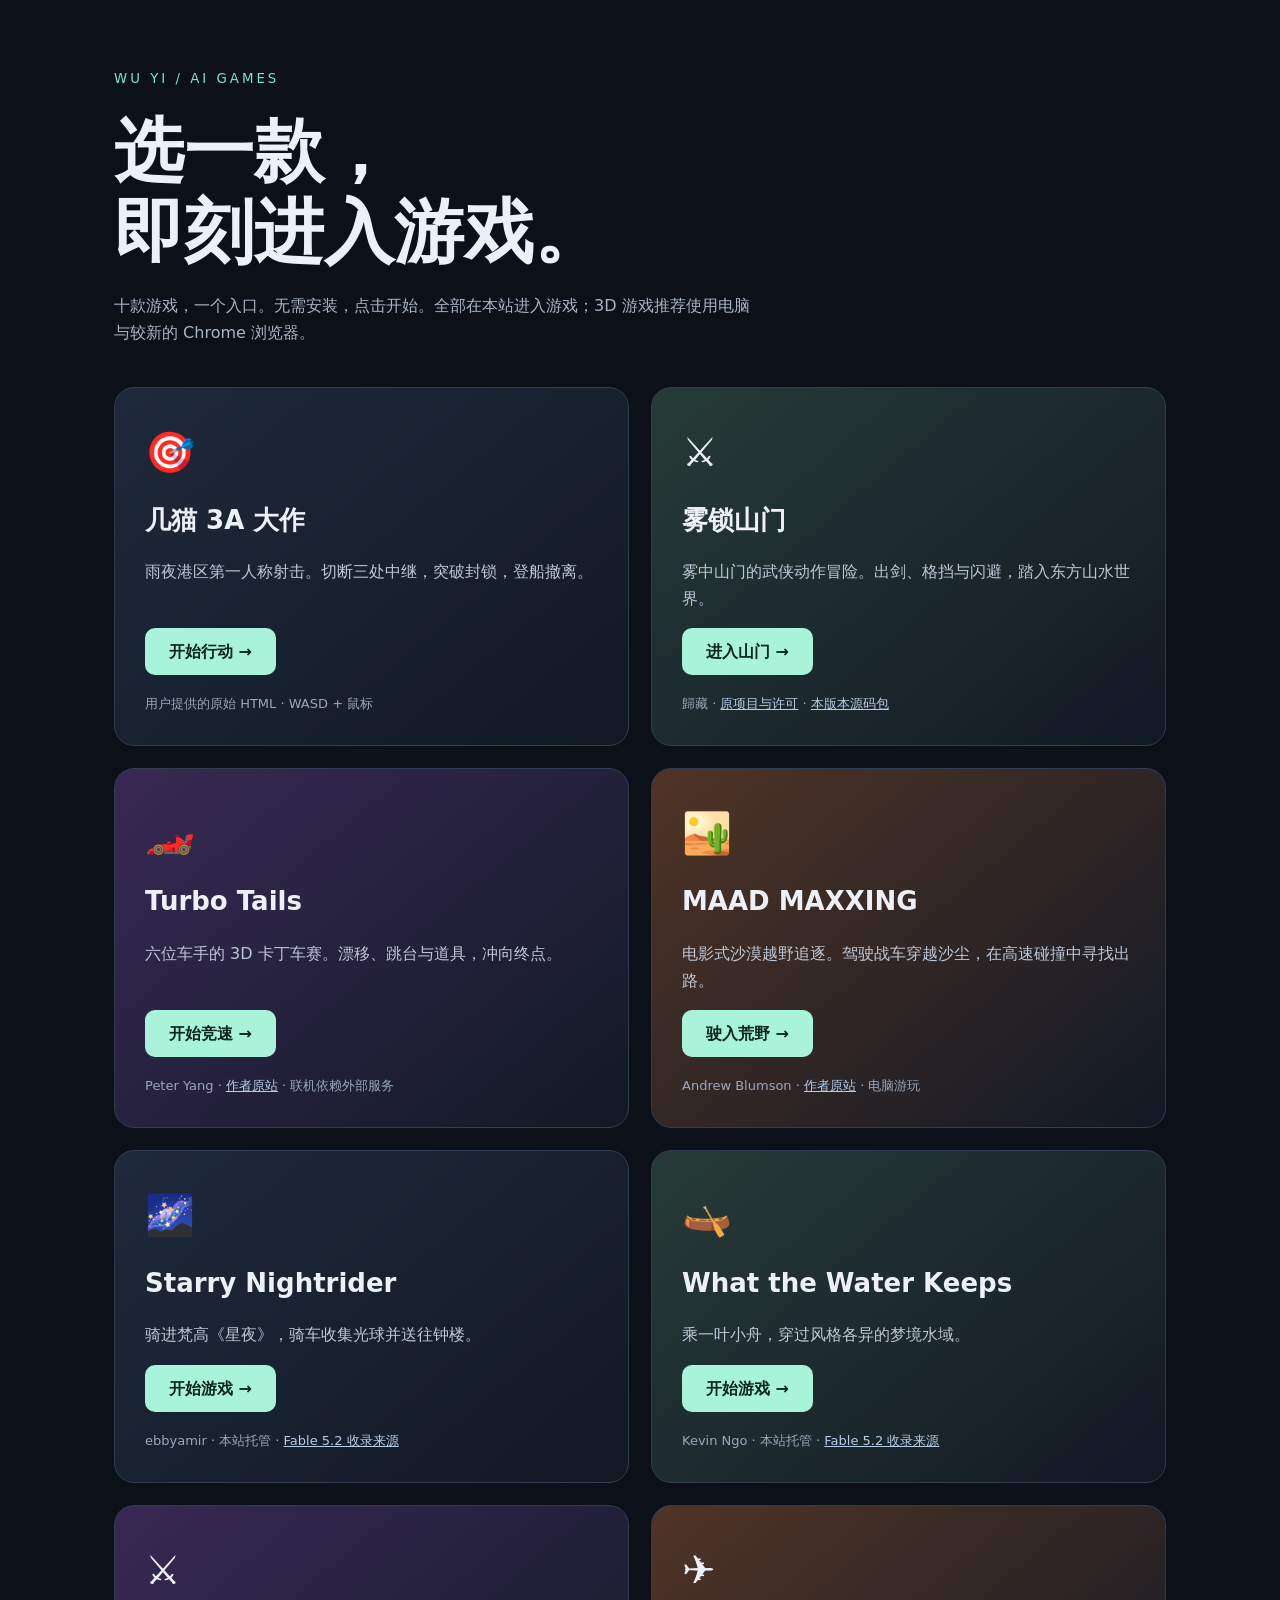
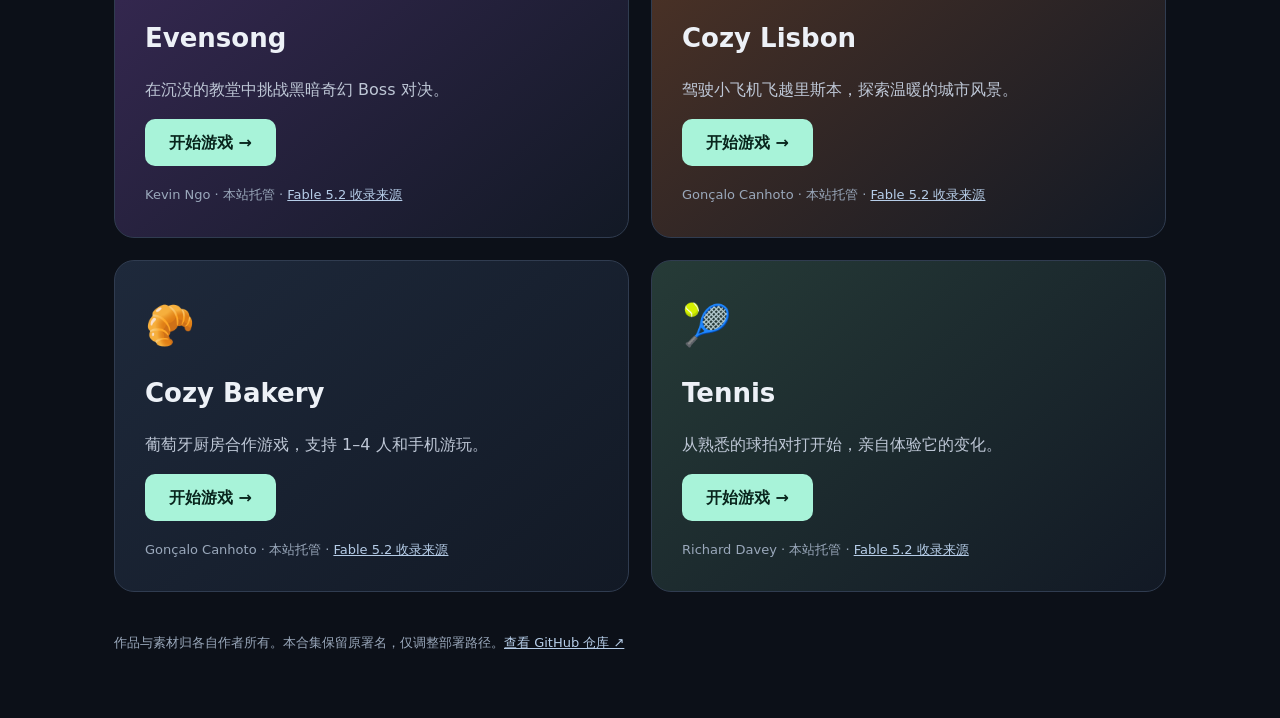
<file: index.html>
<!doctype html><html lang="zh-CN"><head><meta charset="utf-8"><meta name="viewport" content="width=device-width,initial-scale=1"><title>AI Games · 即刻开玩</title><style>*{box-sizing:border-box}body{margin:0;background:#0c1018;color:#edf1f7;font:16px/1.7 system-ui,sans-serif}main{max-width:1100px;margin:auto;padding:64px 24px}small{color:#7be6c4;letter-spacing:3px}h1{font-size:clamp(38px,7vw,70px);line-height:1.15;margin:20px 0}header p{color:#a9b5c8;max-width:650px}.grid{display:grid;grid-template-columns:repeat(2,1fr);gap:22px;margin:40px 0}article{background:linear-gradient(140deg,#1e293b,#121925);border:1px solid #303c50;border-radius:20px;padding:30px;display:flex;flex-direction:column;align-items:flex-start}article:nth-child(4n+2){background:linear-gradient(140deg,#263b37,#121925)}article:nth-child(4n+3){background:linear-gradient(140deg,#382954,#121925)}article:nth-child(4n+4){background:linear-gradient(140deg,#503426,#121925)}.icon{font-size:40px}h2{margin:12px 0 0;font-size:26px}article p{color:#bec7d6;flex:1}.play{display:inline-block;background:#a8f3d9;color:#09251d;font-weight:750;text-decoration:none;border-radius:10px;padding:10px 24px}.play:hover{background:#d1ffef;transform:translateY(-2px)}.credit,footer{font-size:13px;color:#9aa8bb}.credit{margin:18px 0 0}.credit a,footer a{color:#b6cde8}a:focus-visible{outline:3px solid white;outline-offset:5px}@media(max-width:650px){.grid{grid-template-columns:1fr}main{padding-top:35px}}</style></head><body><main><header><small>WU YI / AI GAMES</small><h1>选一款，<br>即刻进入游戏。</h1><p>十款游戏，一个入口。无需安装，点击开始。全部在本站进入游戏；3D 游戏推荐使用电脑与较新的 Chrome 浏览器。</p></header><section class="grid" aria-label="游戏列表"><article><span class="icon">🎯</span><h2>几猫 3A 大作</h2><p>雨夜港区第一人称射击。切断三处中继，突破封锁，登船撤离。</p><a class="play" href="./几猫国产3A大作_V1.html">开始行动 →</a><div class="credit">用户提供的原始 HTML · WASD + 鼠标</div></article><article><span class="icon">⚔️</span><h2>雾锁山门</h2><p>雾中山门的武侠动作冒险。出剑、格挡与闪避，踏入东方山水世界。</p><a class="play" href="./wusuo-shanmen/">进入山门 →</a><div class="credit">歸藏 · <a href="https://github.com/op7418/guizang-game-skill">原项目与许可</a> · <a href="https://github.com/wuyi0126/AI-Games">本版本源码包</a></div></article><article><span class="icon">🏎️</span><h2>Turbo Tails</h2><p>六位车手的 3D 卡丁车赛。漂移、跳台与道具，冲向终点。</p><a class="play" href="./turbo-tails/">开始竞速 →</a><div class="credit">Peter Yang · <a href="https://turbo-tails.vercel.app/">作者原站</a> · 联机依赖外部服务</div></article><article><span class="icon">🏜️</span><h2>MAAD MAXXING</h2><p>电影式沙漠越野追逐。驾驶战车穿越沙尘，在高速碰撞中寻找出路。</p><a class="play" href="./maad-maxxing/">驶入荒野 →</a><div class="credit">Andrew Blumson · <a href="https://maad-maxxing.vercel.app/">作者原站</a> · 电脑游玩</div></article><article><span class="icon">🌌</span><h2>Starry Nightrider</h2><p>骑进梵高《星夜》，骑车收集光球并送往钟楼。</p><a class="play" href="./starry-nightrider/">开始游戏 →</a><div class="credit">ebbyamir · 本站托管 · <a href="https://github.com/fengyiqicoder/awesome-fable-5.2/blob/main/all/games.md" target="_blank" rel="noopener noreferrer">Fable 5.2 收录来源</a></div></article><article><span class="icon">🛶</span><h2>What the Water Keeps</h2><p>乘一叶小舟，穿过风格各异的梦境水域。</p><a class="play" href="./water-keeps/">开始游戏 →</a><div class="credit">Kevin Ngo · 本站托管 · <a href="https://github.com/fengyiqicoder/awesome-fable-5.2/blob/main/all/games.md" target="_blank" rel="noopener noreferrer">Fable 5.2 收录来源</a></div></article><article><span class="icon">⚔️</span><h2>Evensong</h2><p>在沉没的教堂中挑战黑暗奇幻 Boss 对决。</p><a class="play" href="./evensong/">开始游戏 →</a><div class="credit">Kevin Ngo · 本站托管 · <a href="https://github.com/fengyiqicoder/awesome-fable-5.2/blob/main/all/games.md" target="_blank" rel="noopener noreferrer">Fable 5.2 收录来源</a></div></article><article><span class="icon">✈️</span><h2>Cozy Lisbon</h2><p>驾驶小飞机飞越里斯本，探索温暖的城市风景。</p><a class="play" href="./cozy-lisbon/">开始游戏 →</a><div class="credit">Gonçalo Canhoto · 本站托管 · <a href="https://github.com/fengyiqicoder/awesome-fable-5.2/blob/main/all/games.md" target="_blank" rel="noopener noreferrer">Fable 5.2 收录来源</a></div></article><article><span class="icon">🥐</span><h2>Cozy Bakery</h2><p>葡萄牙厨房合作游戏，支持 1–4 人和手机游玩。</p><a class="play" href="./cozy-bakery/">开始游戏 →</a><div class="credit">Gonçalo Canhoto · 本站托管 · <a href="https://github.com/fengyiqicoder/awesome-fable-5.2/blob/main/all/games.md" target="_blank" rel="noopener noreferrer">Fable 5.2 收录来源</a></div></article><article><span class="icon">🎾</span><h2>Tennis</h2><p>从熟悉的球拍对打开始，亲自体验它的变化。</p><a class="play" href="./tennis/">开始游戏 →</a><div class="credit">Richard Davey · 本站托管 · <a href="https://github.com/fengyiqicoder/awesome-fable-5.2/blob/main/all/games.md" target="_blank" rel="noopener noreferrer">Fable 5.2 收录来源</a></div></article></section><footer>作品与素材归各自作者所有。本合集保留原署名，仅调整部署路径。<a href="https://github.com/wuyi0126/AI-Games">查看 GitHub 仓库 ↗</a></footer></main></body></html>
</file>
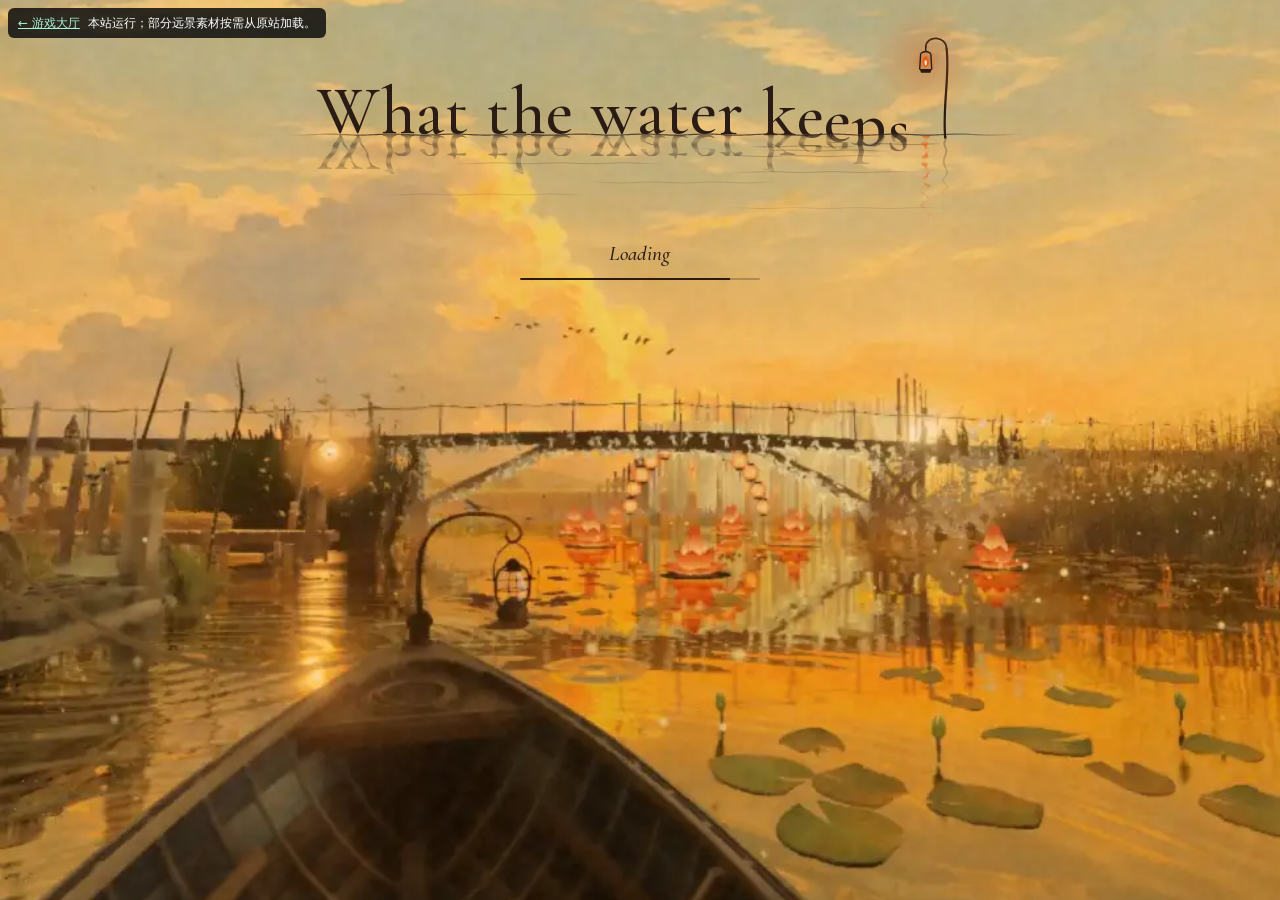
<file: water-keeps/index.html>
<!doctype html>
<html lang="en">
<head><script>(()=>{const base='/AI-Games/water-keeps/',origin='https://what-the-water-keeps.vercel.app/';const native=window.fetch.bind(window);window.fetch=async function(input,init){const res=await native(input,init);const u=new URL(typeof input==='string'?input:input.url||String(input),location.href);if(res.status===404&&u.origin===location.origin&&u.pathname.startsWith(base+'assets/'))return native(origin+u.pathname.slice(base.length),init);return res;};document.addEventListener('error',e=>{const t=e.target;if(t&&t.tagName==='IMG'&&!t.dataset.assetRetry){const u=new URL(t.src,location.href);if(u.origin===location.origin&&u.pathname.startsWith(base+'assets/')){t.dataset.assetRetry='1';t.src=origin+u.pathname.slice(base.length);}}},true);})();</script>
  <meta charset="utf-8">
  <title>What the water keeps</title>
  <meta name="viewport" content="width=device-width, initial-scale=1, viewport-fit=cover">
  <meta name="description" content="A slow boat ride by lantern light. Steer a small boat along a wide, quiet waterway through a chain of very different realms, or let the current carry you.">
  <meta name="color-scheme" content="dark">
  <meta name="theme-color" content="#05060c">
  <meta name="mobile-web-app-capable" content="yes">
  <meta name="apple-mobile-web-app-capable" content="yes">
  <meta name="apple-mobile-web-app-status-bar-style" content="black-translucent">
  <!-- share: the icons and the card a link to this page shows. Written by tools/share.py: change it there. -->
  <link rel="icon" href="favicon.ico" sizes="32x32">
  <link rel="icon" href="favicon.svg" type="image/svg+xml">
  <link rel="apple-touch-icon" href="apple-touch-icon.png">
  <link rel="manifest" href="site.webmanifest">
  <link rel="canonical" href="https://what-the-water-keeps.vercel.app/">
  <meta property="og:type" content="website">
  <meta property="og:title" content="What the water keeps">
  <meta property="og:description" content="A slow boat ride by lantern light. Steer a small boat along a wide, quiet waterway through a chain of very different realms, or let the current carry you.">
  <meta property="og:url" content="https://what-the-water-keeps.vercel.app/">
  <meta property="og:image" content="https://what-the-water-keeps.vercel.app/assets/share/card.jpg?v=74c13609">
  <meta property="og:image:type" content="image/jpeg">
  <meta property="og:image:width" content="1200">
  <meta property="og:image:height" content="630">
  <meta property="og:image:alt" content="A small wooden boat on a dark sea in the rain, a lantern at its bow and a rower standing at its stern, pushing one long oar. The water lights in rings where the rain touches it; a wall of basalt stands behind. Above, the name: What the water keeps.">
  <meta name="twitter:card" content="summary_large_image">
  <meta name="twitter:title" content="What the water keeps">
  <meta name="twitter:description" content="A slow boat ride by lantern light. Steer a small boat along a wide, quiet waterway through a chain of very different realms, or let the current carry you.">
  <meta name="twitter:image" content="https://what-the-water-keeps.vercel.app/assets/share/card.jpg?v=74c13609">
  <meta name="twitter:image:alt" content="A small wooden boat on a dark sea in the rain, a lantern at its bow and a rower standing at its stern, pushing one long oar. The water lights in rings where the rain touches it; a wall of basalt stands behind. Above, the name: What the water keeps.">
  <!-- /share -->
  <link rel="stylesheet" href="src/style.css">
  <!-- opening: the two tiny pictures the page shows in its first moment, before the still they are made from has
       arrived. Written by tools/opening.py: change them there. -->
  <style>:root { --opening-wide: url([data-uri]); --opening-tall: url([data-uri]); }</style>
  <!-- /opening -->
  <script type="importmap">
    { "imports": { "three": "./vendor/three/three.module.js", "three/addons/": "./vendor/three/addons/" } }
  </script>
</head>
<body>
  <canvas id="view" tabindex="0" aria-label="The ride: a view from a small boat on the water"></canvas>
  <!-- The opening: what is on the page before the ride is (docs/build/hosting.md). A still of the view the title card
       stands over, the name, and a line that fills as the first place arrives; when it has, the title card takes the
       name's place and the still lets the living picture through (src/ui.js, showTitle). The two stills, the tone and
       the two weights are written by tools/opening.py. -->
  <div id="opening" class="opening" aria-hidden="true" data-wide="assets/opening/wide.webp" data-tall="assets/opening/tall.webp"><i class="opening__soft"></i><i class="opening__still"></i></div>
  <div id="ui">
    <section id="loading" class="title title--loading" data-tone="day" data-bytes="24910641" data-files="144">
      <div class="title__card">
        <h1 class="title__name"><span class="vh">What the water keeps</span><canvas class="mark title__mark" width="8" height="3" aria-hidden="true"></canvas></h1>
        <div class="loading">
          <p class="loading__word" role="status">Loading</p>
          <div class="loading__rule" role="progressbar" aria-label="Loading the ride" aria-valuemin="0" aria-valuemax="100" aria-valuenow="0"><i></i></div>
          <button type="button" class="quiet-link loading__again" hidden>Try again</button>
        </div>
      </div>
    </section>
    <!-- first load: every file the first place asks for, in the order it asks (tools/opening.py writes it). The
         opening's script asks for them all at once instead of one after another. -->
    <script type="application/json" id="first-load">{"code":["src/main.js","src/engine/net.js","src/engine/engine.js","vendor/three/three.module.js","src/realms/index.js","src/engine/post.js","src/engine/boat.js","src/engine/boat-hero.js","src/engine/input.js","src/engine/water-final.js","src/engine/realms.js","src/engine/gouache.js","vendor/three/addons/loaders/GLTFLoader.js","src/engine/lamp-hero.js","src/engine/rower.js","vendor/three/addons/postprocessing/EffectComposer.js","vendor/three/addons/postprocessing/RenderPass.js","vendor/three/addons/postprocessing/UnrealBloomPass.js","vendor/three/addons/postprocessing/ShaderPass.js","vendor/three/addons/postprocessing/Pass.js","src/engine/path.js","src/engine/kit.js","src/engine/stage.js","src/engine/water-final-sim.js","src/engine/water-final-trace.js","vendor/three/three.core.js","vendor/three/addons/utils/BufferGeometryUtils.js","vendor/three/addons/utils/SkeletonUtils.js","vendor/three/addons/shaders/CopyShader.js","vendor/three/addons/postprocessing/MaskPass.js","vendor/three/addons/shaders/LuminosityHighPassShader.js","src/engine/models.js","src/engine/wayfinder.js","src/realms/landing.js","src/engine/modules.js","src/engine/lamp.js","src/realms/landing/plan.js","src/realms/landing/light.js","src/realms/landing/set.js","src/realms/landing/heroes.js","src/realms/landing/heroes_b.js","src/realms/landing/kit.js","src/engine/life/ribbons.js","src/engine/cloth.js","src/engine/life/ropes.js","src/realms/landing/kit_plants.js","src/engine/life/falls.js","src/engine/life/floaters.js","src/realms/landing/kit_pilings.js","src/realms/landing/cast.js","src/engine/life/birds.js","src/engine/life/waders.js","src/realms/landing/cast_mayflies.js","src/engine/life/insects.js","src/engine/life/swarm.js","src/realms/landing/cast_insects.js","src/realms/landing/cast_fish.js","src/engine/life/fish.js","src/engine/life/swimmers.js","src/realms/landing/cast_drift.js","src/realms/landing/cast_lines.js","src/realms/landing/stage.js","src/engine/audio.js","src/ui.js"],"files":["assets/models/life/boat.json","assets/models/life/boat.glb","assets/models/life/lantern.glb","assets/models/life/rower.json","assets/models/life/rower.glb","assets/models/life/lamp_post.glb","assets/models/life/lamp_hook.glb","assets/models/life/lamp_bracket.glb","assets/art/shared/drybrush.webp","assets/art/landing/timber.webp","assets/art/landing/reed.webp","assets/art/landing/wicker.webp","assets/art/landing/sky.webp","assets/art/landing/ceiling.webp","assets/art/landing/far.webp","assets/models/landing/bridge_mid.glb","assets/models/landing/bridge_left.glb","assets/models/landing/bridge_right.glb","assets/models/landing/staithe.glb","assets/models/landing/rick.glb","assets/models/landing/gangway.glb","assets/models/landing/jetty.glb","assets/models/landing/keep_box.glb","assets/models/landing/punt.glb","assets/models/landing/sedge.glb","assets/models/landing/ford_stone.glb","assets/art/reach/cloth.webp","assets/art/reach/cloth_wet.webp","assets/models/landing/reedmace_a.glb","assets/models/landing/reedmace_b.glb","assets/models/landing/reedmace_c.glb","assets/models/landing/reedmace_tuft.glb","assets/models/landing/iris_a.glb","assets/models/landing/iris_b.glb","assets/models/landing/lily_pad_a.glb","assets/models/landing/lily_pad_b.glb","assets/models/landing/lily_pad_c.glb","assets/models/landing/lily_stem.glb","assets/models/landing/lily_bud.glb","assets/models/landing/lily_flower.glb","assets/models/landing/lily_shoot.glb","assets/models/landing/eel_trap_a.glb","assets/models/landing/eel_trap_b.glb","assets/models/landing/eel_trap_c.glb","assets/models/landing/trap_crook_a.glb","assets/models/landing/trap_crook_b.glb","assets/models/landing/reed_bundle_a.glb","assets/models/landing/reed_bundle_b.glb","assets/models/landing/reed_bundle_c.glb","assets/models/landing/reed_bundle_far.glb","assets/models/landing/piling_a.glb","assets/models/landing/piling_b.glb","assets/models/landing/piling_c.glb","assets/models/landing/piling_left.glb","assets/models/landing/piling_right.glb","assets/models/landing/revetment_left.glb","assets/models/landing/revetment_right.glb","assets/models/landing/revetment_run.glb","assets/models/landing/gate_masts.glb","assets/models/landing/far_mast.glb","assets/models/landing/withy_a.glb","assets/models/landing/withy_b.glb","assets/models/landing/withy_c.glb","assets/models/landing/low_rick.glb","assets/models/life/heron.glb","assets/models/life/mayfly.glb","assets/models/life/mayfly_far.glb","assets/models/life/dragonfly.glb","assets/models/life/damselfly.glb","assets/models/life/pond_skater.glb","assets/models/life/pike.glb","assets/models/life/pike.json"]}</script>
    <!-- /first load -->
    <noscript>
      <style>#loading { display: none; }</style>
      <div class="noscript">
        <h1>What the water keeps</h1>
        <p>A slow boat ride by lantern light, drawn live in your browser.</p>
        <p>It needs JavaScript and WebGL to run. Please turn JavaScript on and load the page again.</p>
      </div>
    </noscript>
  </div>
  <script>
    // The opening (see the note above): the still, how far along the first load is, and what to say when it stops or
    // fails. Plain script, on purpose: it runs before any module has arrived, and in a browser too old to run them.
    // What the ride calls:  __opening.loaded()   everything the first picture needs is in (src/main.js)
    //                       __opening.done(ms)   the title card has taken over: the still fades in ms (src/ui.js)
    //                       __opening.fail(err)  the ride cannot start: say so, in words, on the card
    (function () {
      var box = document.getElementById('opening'), card = document.getElementById('loading');
      var o = window.__opening = { over: true, loaded: function () {}, done: function () {}, fail: function () {} };
      if (!box || !card) return;
      // a developer's picture, timing or film is of the ride itself: nothing is laid over it
      if (/[?&](realm|shot|perf|cine|journey|handover|where|census|uistub)(=|&|$)/.test(location.search)) { box.remove(); card.remove(); return; }
      o.over = false;
      var word = card.querySelector('.loading__word'), rule = card.querySelector('.loading__rule'), again = card.querySelector('.loading__again');
      var still = box.querySelector('.opening__still');

      // ---- the still: the wide one or the tall one, whichever this window's shape shows (src/style.css, "the opening")
      var wide = window.matchMedia ? window.matchMedia('(min-aspect-ratio: 15596/10000)') : null, showing = '';
      function pick() {
        if (o.over) return;
        var src = box.getAttribute(!wide || wide.matches ? 'data-wide' : 'data-tall');
        if (!src || src === showing) return;
        showing = src;
        var im = new Image();
        im.onload = function () { if (showing !== src || o.over) return; still.style.backgroundImage = 'url("' + src + '")'; still.classList.add('is-in'); };
        try { im.fetchPriority = 'high'; } catch (e) { /* an older browser: it is asked for in its turn */ }
        im.src = src;
      }
      pick();
      if (wide) { if (wide.addEventListener) wide.addEventListener('change', pick); else if (wide.addListener) wide.addListener(pick); }

      // ---- Everything the first place needs is asked for now, at once. Left to itself the ride asks for its 140
      //      files as it comes to need them, one part after another, and on any line the waits between the asking and
      //      the answer add up to more than the files themselves (docs/build/hosting.md, "All at once"). The code is
      //      asked for as the browser's own early fetch of a module; the rest are fetched here, eight at a time in
      //      the order they will be wanted, and handed to whoever asks for them later (src/engine/net.js).
      //      (&first=0 leaves this out: tools/opening.py measures the ride's own order that way.)
      try {
        var listed = document.getElementById('first-load');
        var list = listed && window.fetch && window.Promise && !/[?&]first=0(&|$)/.test(location.search) ? JSON.parse(listed.textContent) : null;
        if (list && list.files && list.code) {
          var waiting = [], going = 0, held = {};
          var ask = window.fetch;                      // (the browser's own: the ride puts its own in its place later, and that one hands these files over)
          var start = function (e) {
            going++;
            e.got = ask.call(window, e.path, { priority: 'low' })
              .then(function (r) { return r.ok ? r.arrayBuffer().then(function (body) { return { body: body, type: r.headers.get('content-type') || '' }; }) : null; })
              .catch(function () { return null; })
              .then(function (got) { going--; more(); return got; });
          };
          var more = function () { while (going < 8 && waiting.length) { var e = waiting.shift(); if (!e.got) start(e); } };
          for (var k = 0; k < list.files.length; k++) { var e = { path: list.files[k], got: null }; held[new URL(e.path, location.href).href] = e; waiting.push(e); }
          // take(address): the file, if it was asked for here (at once, if its turn had not come); nothing otherwise
          window.__first = { count: list.files.length, used: 0, take: function (href) { var e = held[href]; if (!e) return null; delete held[href]; this.used++; if (!e.got) start(e); return e.got; }, drop: function () { held = {}; waiting = []; } };
          for (var c = 0; c < list.code.length; c++) { var link = document.createElement('link'); link.rel = 'modulepreload'; link.href = list.code[c]; document.head.appendChild(link); }
          more();
        }
      } catch (e) { /* no list, or a browser that cannot: the ride asks for its files itself, as before */ }

      // ---- how far along: what has arrived, against what a first load weighs (measured by tools/opening.py; a phone
      //      is sent the same files, and so the same weight, unless the card says otherwise)
      var phone = !!(window.matchMedia && window.matchMedia('(hover: none) and (pointer: coarse)').matches);
      var expectBytes = +card.getAttribute(phone ? 'data-phone-bytes' : 'data-bytes') || +card.getAttribute('data-bytes') || 0;
      var expectFiles = +card.getAttribute(phone ? 'data-phone-files' : 'data-files') || +card.getAttribute('data-files') || 140;
      var t0 = performance.now(), last = t0, moved = t0, bytes = 0, files = 0, full = false, failed = false, shown = 0, told = -1;
      function arrived(list) {
        var all = list.getEntries();
        for (var i = 0; i < all.length; i++) {
          if (/\/assets\/audio\//.test(all[i].name)) continue;      // (the music is asked for early and nothing waits for it)
          files++; bytes += all[i].decodedBodySize || all[i].encodedBodySize || 0;
        }
        moved = performance.now();
      }
      var watch = null;
      try { watch = new PerformanceObserver(arrived); watch.observe({ type: 'resource', buffered: true }); } catch (e) { watch = null; }
      function part() { return full ? 1 : Math.min(0.96, expectBytes > 0 && bytes > 0 ? bytes / expectBytes : files / expectFiles); }
      function say(text) { if (word.textContent !== text) word.textContent = text; }
      function frame() {
        if (failed || !card.isConnected) return;
        var now = performance.now(), dt = Math.min(0.25, (now - last) / 1000);
        last = now;
        shown += (part() - shown) * (1 - Math.exp(-dt / (full ? 0.1 : 0.35)));      // (once everything is in, the line runs to its end)
        rule.style.setProperty('--p', shown.toFixed(4));
        if (Math.round(shown * 100) !== told) { told = Math.round(shown * 100); rule.setAttribute('aria-valuenow', String(told)); }
        if (!full) {
          if (navigator.onLine === false) say('No connection. Waiting for it to come back.');
          else say(now - moved > 15000 ? 'Still loading. This connection is slow.' : 'Loading');
        }
        requestAnimationFrame(frame);
      }
      requestAnimationFrame(frame);
      // (The card is only told of a failure by the ride itself, which knows what it cannot do without: fail(), below.
      //  A stray error in the page while it loads is not one: the ride puts up with a good deal.)

      o.loaded = function () {
        if (full) return;
        full = true; o.bytes = bytes; o.files = files;
        say('Loading');
        var ahead = window.__first;
        if (ahead) ahead.drop();                              // (what was asked for and never wanted is let go)
        try { console.info('opening: the first place was in after ' + ((performance.now() - t0) / 1000).toFixed(1) + ' s: ' + bytes + ' bytes in ' + files + ' files' + (ahead ? ' (' + ahead.used + ' of the ' + ahead.count + ' asked for ahead were used)' : '')); } catch (e) { /* no console */ }
      };
      o.done = function (ms) {
        if (o.over) return;
        o.over = true; full = true;
        if (watch) watch.disconnect();
        try { console.info('opening: the title card took over after ' + ((performance.now() - t0) / 1000).toFixed(1) + ' s'); } catch (e) { /* no console */ }
        if (!(ms > 0)) { card.remove(); box.remove(); return; }
        // the name is the title card's from this frame on; the word and its line go as 'Push off' comes, and the
        // still lets the living picture through
        var name = card.querySelector('.title__name');
        if (name) name.style.visibility = 'hidden';
        card.classList.add('is-going');
        setTimeout(function () { card.remove(); }, 700);
        box.style.transition = 'opacity ' + ms + 'ms cubic-bezier(.33, 0, .2, 1)';
        void box.offsetWidth;
        box.style.opacity = '0';
        setTimeout(function () { box.remove(); }, ms + 80);
      };
      o.fail = function (err) {
        if (o.over || failed) return;
        failed = true;
        var m = String((err && err.message) || err || '');
        var text = /too old|specifier|does not resolve|import ?map/i.test(m) ? 'This browser is too old for the ride. A current Chrome, Safari, Firefox or Edge will run it.'
          : /webgl|context/i.test(m) ? 'The ride is drawn with WebGL 2, and this browser could not start it.'
          : /fetch|import|load|network/i.test(m) ? 'Part of the ride did not arrive. Check the connection, then try again.'
          : 'The ride could not start here.';
        card.classList.add('is-failed');
        word.textContent = text; word.title = m;
        again.hidden = false;
        // (it was the connection's doing: when the connection comes back, try again without being asked)
        if (/part of the ride did not arrive/i.test(text)) window.addEventListener('online', function () { location.reload(); });
        try { console.error('opening: the ride could not start: ' + m); } catch (e) { /* no console */ }
      };
      again.addEventListener('click', function () { location.reload(); });
    })();
  </script>
  <script nomodule>if (window.__opening) window.__opening.fail('too old: this browser does not run modules');</script>
  <script type="module">
    // The name on the opening card: the title card's own drawing (src/logo.js), as soon as its face has arrived.
    import { makeLogo } from './src/logo.js';
    const o = window.__opening, mark = document.querySelector('#loading .title__mark');
    if (o && !o.over && mark) {
      const draw = () => {
        if (o.over || !mark.isConnected || mark.clientWidth < 8) return;
        const cs = getComputedStyle(mark), px = Math.min(2600, Math.round(mark.clientWidth * Math.min(2, window.devicePixelRatio || 1)));
        try { makeLogo({ canvas: mark, width: px, ink: cs.color, lamp: cs.getPropertyValue('--mark-lamp').trim() || '#ffb45e' }); mark.classList.add('is-drawn'); } catch (err) { console.warn(err); }
      };
      const face = document.fonts && document.fonts.load ? document.fonts.load('500 48px "Cormorant Garamond"') : Promise.resolve();
      face.then(draw, draw);
      window.addEventListener('resize', draw);
    }
  </script>
  <script>
    // Development only (a headless browser on a development host; a visitor never runs a line of this).
    // tools/pageshot.py photographs the page on Chrome's virtual clock. That clock leaps to its end the moment the
    // page sits idle (waiting for a picture to decode, say), so the photograph was being taken before the first area
    // had been built; and whenever it falls behind the real clock, frames all but stop. So, until the interface says
    // that everything its picture shows has arrived (src/ui.js: window.__clockHeld.release()), this keeps the page
    // from ever sitting idle and lets the virtual clock on only as fast as a real one, which it reads from an audio
    // clock (the only clock in the page that the virtual one does not replace): pageshot's --wait means what it
    // says. After release() the rest of --wait is crossed in a few leaps, and the photograph is taken at once.
    (function () {
      if (!/HeadlessChrome/.test(navigator.userAgent)) return;
      if (!/^(localhost|127\.0\.0\.1|\[::1\])$/.test(location.hostname) && !/\.localhost$/.test(location.hostname)) return;
      if (/[?&](shot|perf|out)=/.test(location.search)) return;   // tools/shot.py and the scripted runs keep real time: nothing to mend
      var over = false;
      window.__clockHeld = { release: function () { if (over) return; over = true; (function leap() { setTimeout(leap, 5000); })(); } };
      if (/[?&]uistub=/.test(location.search)) return;            // the stub waits for nothing but the network, and the clock waits for that by itself
      var port = new MessageChannel(), resting = false, turns = 0, x = 0, real = null, from = 0, heard = false;
      try { real = new AudioContext(); } catch (e) { /* no audio clock: the turns are counted instead */ }
      function behind() {
        if (real && real.state === 'running' && real.currentTime > 0) {
          if (!heard) { heard = true; from = performance.now() - real.currentTime * 1000; }
          return performance.now() < from + real.currentTime * 1000;
        }
        return turns % 20 === 0;                                  // no real clock to follow yet: 8 ms on for every twenty turns
      }
      // Turn after turn of a little work: while they follow one another the page is never idle and the clock stands.
      // When it is behind, a turn rests instead: the clock leaps to the next timer, which is the fence below, at
      // most 8 ms on, and the fence starts the turns again.
      port.port1.onmessage = function () {
        for (var i = 0; i < 2e4; i++) x += Math.sqrt(i);
        if (over) return;
        turns++;
        if (behind()) resting = true; else port.port2.postMessage(x > 0 ? 0 : 1);
      };
      (function fence() {
        if (over) return;
        setTimeout(fence, 8);
        if (resting) { resting = false; port.port2.postMessage(0); }
      })();
      port.port2.postMessage(0);
    })();
  </script>
  <script type="module">
    // The ride. (Development only: ?uistub=1 on a development host puts the interface over a still picture or a
    // flat colour instead, with no ride behind it, for photographing and measuring it: src/ui.js, stubEngine.)
    const q = new URLSearchParams(location.search);
    if (q.has('uistub') && /^(localhost|127\.0\.0\.1|\[::1\])$/.test(location.hostname)) {
      const ui = await import('./src/ui.js');
      ui.initUI(await ui.stubEngine(document.getElementById('view'), q), { dev: true });
    } else {
      // (a part of the ride that did not arrive, or a browser that cannot read it: said on the opening card)
      try { await import('./src/main.js'); } catch (err) { console.error(err); if (window.__opening) window.__opening.fail(err); }
    }
  </script>
<div style="position:fixed;top:8px;left:8px;z-index:2147483647;font:12px/1.5 system-ui;background:#111d;color:#fff;padding:6px 10px;border-radius:6px"><a href="../" style="color:#a8f3d9">← 游戏大厅</a><span style="margin-left:8px">本站运行；部分远景素材按需从原站加载。</span></div></body>
</html>
</file>
<file: water-keeps/src/style.css>
/* ==============================================================================================================
   What the water keeps: the interface.
   A hand-lettered card laid over a painting: one serif face, sentence case, thin rules, slow fades. Nothing is in
   capitals (there is no text-transform in this file), and nothing is smaller than 19px in the serif (15px in the
   key caps, which are a heavier sans).

   TWO INKS
     By lantern light (most of the ride, and every panel): pale lettering.
     By daylight (the title card over the landing, the words of the ride where they stand in a pale sky, and the
       ending): tea-brown ink.
   Lettering that stands on the picture takes its ink from the picture behind it, as it appears (src/ui.js:
   readTitleTone, chooseInk).

   WHAT THE LETTERING STANDS ON
     Over the picture itself (the title card, the name of a place, a hint, the waiting dots): a ground. A ground
       is a limit set on the picture, dot by dot, and not a plate laid over it: nothing lighter than a certain tone
       under pale lettering, nothing darker under ink, and whatever is already on the right side of that is left
       as it was painted ("the grounds", below). Tea-brown shadow over the golden landing, plum over the dyers'
       sunset, slate over snow; nothing to be seen over the night sea, or under ink in an open sky.
     The two corner buttons, the buttons for steering and looking (an option), and 'Push off' at the mooring: small
       plates of smoked glass.
     The panel (pause, options, controls): one card of dark glass.
     The ending: a veil of pale paper over the whole picture.

   CONTRAST (WCAG 2.2 AA: 4.5 for lettering, 3 for large lettering, for the marks that identify a control and for
   focus). No lettering depends on the picture: every ground holds by itself, whatever is behind it.
   Worst cases, measured on 8 November 2026 from photographs of the page with one flat colour in place of the
   picture, the worst there is for each ink (white under pale lettering, black under ink):
       tools/pageshot.py "/?uistub=1&flat=white&ink=night&uitest=name,hints,ghost&boxes=x.json" x.png
       python3 .shots/ui_audit_measure.py x
   (the photograph has its lettering invisible: what is left is what it stands on; the boxes say where each piece
   of lettering is, and its colour. The whole audit, state by state: docs/build/interface-audit.md.)

     what                                          on                                   worst case            needs
     pale lettering #f4efe6 over the picture       its ground, the picture all white    5.41                  4.5
       key caps in a hint: letter / edge                                                8.08 / 3.68           4.5 / 3
     ink #2a1b14 over the picture                  its ground, the picture all black    5.07                  4.5
       key caps in a hint: letter / edge                                                9.05 / 4.42           4.5 / 3
     the title card by daylight                    its ground, the picture all black    5.07                  3 (4.5 the two quiet words)
       'Push off' on its plate / the plate's edge                                       8.47 / 4.09           3 / 3
     the title card by lantern light               its ground, the picture all white    5.41                  3 (4.5 the two quiet words)
       'Push off' on its plate / the plate's edge                                       4.77 / 3.47 (3.11 against the plate)   3 / 3
     the two corner marks                          smoked glass, the picture all white  3.85 (3.16 in lantern colour, under the pointer)   3
     the buttons for steering and looking          the same glass, the picture all white 3.85; one held on: mark 3.16, its small light 3.16   3
       (measured 9 November 2026: docs/build/interface-dragging.md)
     'Push off' at the mooring                     smoked glass, the picture all white  5.58                  3
     the panel: lettering / quieter lettering      dark glass, the picture all white    12.79 / 9.11          4.5
       key caps: letter / edge; switch, tile edge; slider line                          10.75 / 7.36; 5.57, 5.59; 4.97   4.5 / 3; 3; 3
     the ending: name / buttons / button edge      the paper veil, the picture black    9.36 / 10.58 / 4.83   3 / 3 / 3
     focus rings: on the title's grounds 4.37 (lantern) and 4.68 (ink); in the panel 10.49; on the ending 8.30;
       the corner buttons, 'Push off' at the mooring and the picture's four corners carry a dark line with the
       pale one, and read on white and on black alike                                                         3

   These are floors: a ground holds them whatever the picture does. Over the ride itself only the title card has
   been measured (over the landing's sky, which needs no ground at all there): 6.28 at the name's worst dot, 8.51
   for the two quiet words.

   Where the browser cannot blend (mix-blend-mode) a ground is its own colour, flat; where it cannot work on the
   picture behind an element (backdrop-filter) the glass is a flat wash of warm black (0.74, 0.56 in the corner,
   0.92 in the panel). Both hold the same figures; they are only heavier to look at.
   ============================================================================================================== */

/* Cormorant Garamond (variable weight 300 to 700, roman and italic), by the Cormorant Project Authors, under the
   SIL Open Font License 1.1: assets/fonts/OFL.txt. Latin and Latin Extended subsets, as distributed by Google Fonts. */
@font-face {
  font-family: "Cormorant Garamond"; font-style: normal; font-weight: 300 700; font-display: swap;
  src: url("../assets/fonts/cormorant-garamond-latin-roman.woff2") format("woff2");
  unicode-range: U+0000-00FF, U+0131, U+0152-0153, U+02BB-02BC, U+02C6, U+02DA, U+02DC, U+0304, U+0308, U+0329, U+2000-206F, U+20AC, U+2122, U+2191, U+2193, U+2212, U+2215, U+FEFF, U+FFFD;
}
@font-face {
  font-family: "Cormorant Garamond"; font-style: normal; font-weight: 300 700; font-display: swap;
  src: url("../assets/fonts/cormorant-garamond-latin-ext-roman.woff2") format("woff2");
  unicode-range: U+0100-02BA, U+02BD-02C5, U+02C7-02CC, U+02CE-02D7, U+02DD-02FF, U+0304, U+0308, U+0329, U+1D00-1DBF, U+1E00-1E9F, U+1EF2-1EFF, U+2020, U+20A0-20AB, U+20AD-20C4, U+2113, U+2C60-2C7F, U+A720-A7FF;
}
@font-face {
  font-family: "Cormorant Garamond"; font-style: italic; font-weight: 300 700; font-display: swap;
  src: url("../assets/fonts/cormorant-garamond-latin-italic.woff2") format("woff2");
  unicode-range: U+0000-00FF, U+0131, U+0152-0153, U+02BB-02BC, U+02C6, U+02DA, U+02DC, U+0304, U+0308, U+0329, U+2000-206F, U+20AC, U+2122, U+2191, U+2193, U+2212, U+2215, U+FEFF, U+FFFD;
}
@font-face {
  font-family: "Cormorant Garamond"; font-style: italic; font-weight: 300 700; font-display: swap;
  src: url("../assets/fonts/cormorant-garamond-latin-ext-italic.woff2") format("woff2");
  unicode-range: U+0100-02BA, U+02BD-02C5, U+02C7-02CC, U+02CE-02D7, U+02DD-02FF, U+0304, U+0308, U+0329, U+1D00-1DBF, U+1E00-1E9F, U+1EF2-1EFF, U+2020, U+20A0-20AB, U+20AD-20C4, U+2113, U+2C60-2C7F, U+A720-A7FF;
}

:root {
  --paper: 244 239 230;               /* #f4efe6  lettering by lantern light */
  --dust: 207 202 213;                /* #cfcad5  quieter lettering by lantern light */
  --glow: 255 211 154;                /* #ffd39a  the lantern: accents and focus */
  --ember: 240 180 106;               /* #f0b46a  its deeper edge: glows only, never lettering */
  --ink: 13 11 12;                    /* #0d0b0c  the wash in every dark ground: a warm black, never blue */
  --tea: 42 27 20;                    /* #2a1b14  lettering by daylight */
  --serif: "Cormorant Garamond", "Iowan Old Style", "Palatino Linotype", Palatino, "Book Antiqua", Georgia, serif;
  --sans: system-ui, -apple-system, "Segoe UI", Roboto, "Helvetica Neue", Arial, sans-serif;
  --ease: cubic-bezier(.33, 0, .2, 1);
  --gutter-l: max(1.25rem, env(safe-area-inset-left));
  --gutter-r: max(1.25rem, env(safe-area-inset-right));
  /* The grounds under lettering that stands on the picture itself (the title card, the name of a place, a hint,
     the waiting dots): the darkest the picture is let be under ink, the lightest under pale lettering. These two
     are the stylesheet's own; src/ui.js gives each ground the same two luminances in the picture's own hue. */
  --cap-night: 98 92 86;              /* #625c56  luminance .11: pale lettering stands on it at 5.7 to 1 */
  --cap-day: 150 143 132;             /* #968f84  luminance .28: ink stands on it at 5.2 to 1 */
  /* Dark glass (the two corner buttons, 'Push off' at the mooring, the panel): where the browser can work on the
     picture behind an element (backdrop-filter), the picture is blurred and darkened and a thin wash of warm black
     laid over it; where it cannot, a flat wash and no more. */
  --glass-wash: .74; --glass-filter: none;            /* under 'Push off' at the mooring */
  --corner-wash: .56; --corner-filter: none;          /* under the two corner buttons (a mark needs 3, not 4.5) */
  --panel-wash: .92; --panel-filter: none;            /* the panel */
  color-scheme: dark;
}
@supports ((backdrop-filter: blur(1px)) or (-webkit-backdrop-filter: blur(1px))) {
  :root {
    --glass-wash: .34; --glass-filter: blur(.75rem) brightness(.54) saturate(1.15);
    --corner-wash: .26; --corner-filter: blur(.5rem) brightness(.62) saturate(1.1);      /* (.62: over a white picture the plate is #787878, and a mark stands on it at 3.8 to 1, 3.1 in lantern colour under the pointer) */
    --panel-wash: .58; --panel-filter: blur(1.5rem) brightness(.5) saturate(1.15);
  }
}

html, body { margin: 0; height: 100%; overflow: hidden; overscroll-behavior: none; background: #05060c; color: rgb(var(--paper)); font-family: var(--serif); }
body { font-size: 1.25rem; line-height: 1.4; -webkit-text-size-adjust: 100%; text-size-adjust: 100%; }
canvas#view { position: fixed; inset: 0; width: 100%; height: 100%; display: block; outline: none; touch-action: none; -webkit-user-select: none; user-select: none; -webkit-touch-callout: none; }

/* ---------------------------------------------------------------------------------------------------- shell */
/* The interface answers to the width of its own box, not the window's (container units and container queries),
   so it can be tried at any width inside a wider window. */
#ui {
  position: fixed; inset: 0; z-index: 1; pointer-events: none; container: ui / inline-size;
  font: 500 1.25rem/1.4 var(--serif); -webkit-font-smoothing: antialiased;
  /* by lantern light */
  --text: rgb(var(--paper)); --text-soft: rgb(var(--dust)); --accent: rgb(var(--glow)); --focus: rgb(var(--glow));
  --edge: rgb(var(--paper) / .6); --key-edge: rgb(var(--paper) / .72); --hair: rgb(var(--paper) / .18);
  --key-fill: rgb(var(--paper) / .06); --key-shade: rgb(var(--paper) / .14); --rule: rgb(var(--glow) / .8);
  --btn-edge: rgb(var(--glow) / .8); --plate: rgb(var(--glow) / .07); --plate-hover: rgb(var(--glow) / .16);
  color: var(--text);
}
/* by daylight */
#ui .title[data-tone="day"], #ui .title__more[data-tone="day"], #ui .title__keys[data-tone="day"], #ui .ending, #ui .realm[data-tone="day"], #ui .hint[data-tone="day"], #ui .holding[data-tone="day"] {
  --text: rgb(var(--tea)); --text-soft: rgb(var(--tea)); --accent: rgb(var(--tea)); --focus: rgb(var(--tea));
  --edge: rgb(var(--tea) / .8); --key-edge: rgb(var(--tea) / .9); --hair: rgb(var(--tea) / .3);
  --key-fill: rgb(255 252 246 / .45); --key-shade: rgb(var(--tea) / .2); --rule: rgb(var(--tea) / .7);
  --btn-edge: rgb(var(--tea) / .85); --plate: rgb(255 250 240 / .4); --plate-hover: rgb(255 252 246 / .8);
  color: var(--text);
}
/* (the two quiet words of the title card stand apart from it on an upright screen, at the foot of the picture, and take their own ink there) */
#ui .title__more[data-tone="night"] { --text: rgb(var(--paper)); --accent: rgb(var(--glow)); --focus: rgb(var(--glow)); color: var(--text); }
#ui .title__keys[data-tone="night"] { --text: rgb(var(--paper)); --key-edge: rgb(var(--paper) / .72); --key-shade: rgb(var(--paper) / .14); color: var(--text); }
#ui *, #ui *::before, #ui *::after { box-sizing: border-box; }
#ui [hidden] { display: none !important; }
/* ask for the two serif faces at first paint, so the title card never waits for them */
#ui::before, #ui::after { content: "\00a0"; position: absolute; left: 0; top: 0; visibility: hidden; font: 300 1rem/1 var(--serif); }
#ui::after { font-style: italic; font-weight: 500; }

.vh { position: absolute !important; width: 1px; height: 1px; margin: -1px; padding: 0; border: 0; overflow: hidden; clip-path: inset(50%); white-space: nowrap; }

:where(#ui) button { margin: 0; padding: 0; border: 0; background: none; color: inherit; font: inherit; cursor: pointer; -webkit-tap-highlight-color: transparent; touch-action: manipulation; }
/* focus: a ring in the ink of the place, 2px, a little way off the control */
:where(#ui) :focus-visible { outline: 2px solid var(--focus); outline-offset: 3px; }

.noscript { position: absolute; inset: 0; display: grid; align-content: center; justify-items: center; gap: .75rem; padding: 2rem; text-align: center; pointer-events: auto; }
.noscript h1 { margin: 0 0 .5rem; font: 300 clamp(2.5rem, 1.5rem + 3.6cqi, 4.75rem)/1.04 var(--serif); }
.noscript p { margin: 0; max-width: 34rem; color: rgb(var(--dust)); }

/* key caps: small outlined tiles */
:where(#ui) kbd {
  display: inline-grid; place-items: center; min-width: 2.125rem; height: 2.125rem; padding: 0 .55rem;
  font: 600 .9375rem/1 var(--sans); color: var(--text); white-space: nowrap;
  border: 1px solid var(--key-edge, var(--edge)); border-radius: .35rem; background: var(--key-fill);
  box-shadow: inset 0 -2px 0 var(--key-shade);
}
.keys { display: inline-flex; align-items: center; gap: .4rem; white-space: nowrap; }
.or { padding: 0 .15rem; font: italic 500 1.1875rem/1 var(--serif); color: var(--text); }

/* ------------------------------------------------------------------------------------------------ the grounds */
/* What lettering stands on when it stands on the picture itself. A ground is not a plate laid over the picture:
   it is a limit set on the picture, dot by dot. Under pale lettering nothing may be lighter than the ground's
   colour (mix-blend-mode: darken), under ink nothing darker (lighten); whatever is already on the right side of
   it is left exactly as it was painted. So over the night sea, the theatre, the town and the boat's own boards
   pale lettering has no ground to be seen at all; over the golden landing its ground is a tea-brown shadow, over
   the snow a slate one; and ink over the landing's sky or the snow's has none, until a dark beam passes behind
   it and is turned to mist. It thins away over its last --f on every side: a shadow or a mist, never a box.
   The lettering is sure of its contrast whatever the picture does: the worst there can be behind it is the
   ground's own colour (5.4 to 1 under pale lettering, 5.1 under ink: the table at the top).
   A browser that cannot blend paints the ground's colour itself, flat: heavier, and exactly as readable.
   The grounds lie in a layer of their own between the picture and the interface (blending only reaches the
   picture from there), and src/ui.js lays each one where its words are: --x --y --w --h. */
.grounds { position: absolute; inset: 0; overflow: hidden; pointer-events: none; }
/* (a ground has no box of its own: it carries where its words are, and its two leaves take that from it.
   A leaf that is not showing is not there at all: the picture is then drawn straight to the screen, as if there
   were no interface) */
.ground { --f: 1.75rem; --px: .875rem; --py: .5rem; display: contents; }
.ground > b {
  position: absolute; left: calc(var(--x, 0px) - var(--px) - var(--f)); top: calc(var(--y, 0px) - var(--py) - var(--f));
  width: calc(var(--w, 0px) + (var(--px) + var(--f)) * 2); height: calc(var(--h, 0px) + (var(--py) + var(--f)) * 2);
  display: none; opacity: 0;
  transition: opacity 2.6s var(--ease), background-color 2.4s linear;      /* (for a browser that does not know the next line) */
  transition: opacity 2.6s var(--ease), background-color 2.4s linear, display 2.6s allow-discrete;
  -webkit-mask-image:
    linear-gradient(to right, transparent 0, rgb(0 0 0 / .14) calc(var(--f) * .3), rgb(0 0 0 / .5) calc(var(--f) * .6), rgb(0 0 0 / .86) calc(var(--f) * .85), #000 var(--f), #000 calc(100% - var(--f)), rgb(0 0 0 / .86) calc(100% - var(--f) * .85), rgb(0 0 0 / .5) calc(100% - var(--f) * .6), rgb(0 0 0 / .14) calc(100% - var(--f) * .3), transparent 100%),
    linear-gradient(to bottom, transparent 0, rgb(0 0 0 / .14) calc(var(--f) * .3), rgb(0 0 0 / .5) calc(var(--f) * .6), rgb(0 0 0 / .86) calc(var(--f) * .85), #000 var(--f), #000 calc(100% - var(--f)), rgb(0 0 0 / .86) calc(100% - var(--f) * .85), rgb(0 0 0 / .5) calc(100% - var(--f) * .6), rgb(0 0 0 / .14) calc(100% - var(--f) * .3), transparent 100%);
  mask-image:
    linear-gradient(to right, transparent 0, rgb(0 0 0 / .14) calc(var(--f) * .3), rgb(0 0 0 / .5) calc(var(--f) * .6), rgb(0 0 0 / .86) calc(var(--f) * .85), #000 var(--f), #000 calc(100% - var(--f)), rgb(0 0 0 / .86) calc(100% - var(--f) * .85), rgb(0 0 0 / .5) calc(100% - var(--f) * .6), rgb(0 0 0 / .14) calc(100% - var(--f) * .3), transparent 100%),
    linear-gradient(to bottom, transparent 0, rgb(0 0 0 / .14) calc(var(--f) * .3), rgb(0 0 0 / .5) calc(var(--f) * .6), rgb(0 0 0 / .86) calc(var(--f) * .85), #000 var(--f), #000 calc(100% - var(--f)), rgb(0 0 0 / .86) calc(100% - var(--f) * .85), rgb(0 0 0 / .5) calc(100% - var(--f) * .6), rgb(0 0 0 / .14) calc(100% - var(--f) * .3), transparent 100%);
  -webkit-mask-composite: source-in; mask-composite: intersect;
}
.ground.is-on > b { opacity: 1; transition-duration: 1.8s, 2.4s, 1.8s; }
@starting-style { .ground.is-on > b { opacity: 0; } }
/* the limit: nothing lighter than this under pale lettering, nothing darker under ink */
.ground__cap { background: rgb(var(--cap-n, var(--cap-night))); mix-blend-mode: darken; }
.ground.is-on > .ground__cap { display: block; }
.ground[data-tone="day"] > .ground__cap { background: rgb(var(--cap-d, var(--cap-day))); mix-blend-mode: lighten; }
/* under ink the picture is first softened a little, so that a bare twig or a rail behind the words is a breath of
   mist and not a stroke among the letters (pale lettering needs none: nothing under it is light enough to be taken for one) */
.ground[data-tone="day"] > .ground__soft { -webkit-backdrop-filter: blur(.5rem); backdrop-filter: blur(.5rem); }
.ground.is-on[data-tone="day"] > .ground__soft { display: block; }
/* under pale lettering a bright picture is first dimmed as a whole, as far as it needs (src/ui.js, --dim): a shadow
   that keeps the picture's own hues and detail. The limit then has little left to do, and nothing to flatten. */
.ground:not([data-tone="day"])[data-dim="on"] > .ground__soft { -webkit-backdrop-filter: brightness(var(--dim, 1)); backdrop-filter: brightness(var(--dim, 1)); }
.ground.is-on:not([data-tone="day"])[data-dim="on"] > .ground__soft { display: block; }
.ground--hint > b, .ground--hint.is-on > b { transition-duration: 1.2s, 2.4s, 1.2s; }
/* (the title's two grounds reach far enough round their words to hold the focus ring of 'Push off' and of the two
   quiet words at full strength: a ring is 5px outside its control, and it too must be read over any picture) */
.ground--title { --f: clamp(2rem, 6vw, 3.5rem); --px: 1.5rem; --py: 1.25rem; }
.ground--more { --px: 1.5rem; --py: 1.25rem; }
.ground--title > b { transition-duration: 1.6s, 2.4s, 1.6s; }
.ground--title.is-on > b { transition-duration: 2.4s, 2.4s, 2.4s; }
.ground--title.is-on[data-tone="day"] > .ground__soft { display: none; }      /* (the title stands in open sky: its clouds are not to be smoothed) */
.ground--hold { --px: .9rem; --py: .75rem; }
/* dark glass: 'Push off' at the mooring stands on a small plate of it */
.moored .begin::before {
  background: rgb(var(--ink) / var(--glass-wash));
  -webkit-backdrop-filter: var(--glass-filter); backdrop-filter: var(--glass-filter);
}

/* --------------------------------------------------------------------------------------------- title card */
/* The card stands in the sky and ends above the bridge, at every shape of window: where the window is lower its
   pieces draw closer together and its name is set a little smaller (the lengths below that follow vh). */
.title {
  --title-top: clamp(1.25rem, 22vh - 8.4rem, 4.8rem);      /* (the line of controls under the button is part of the card: it begins that much higher) */
  position: absolute; inset: 0; overflow: hidden auto; overscroll-behavior: contain; pointer-events: auto;
  display: grid; justify-items: center; align-content: start;
  padding: var(--title-top) var(--gutter-r) 3rem var(--gutter-l);
  scrollbar-width: thin; scrollbar-color: rgb(var(--paper) / .22) transparent;
}
.title.is-leaving { pointer-events: none; }
/* (the card's pieces fade, each for itself; its ground, in the layer under the interface, fades with them) */
.title__card > * { transition: opacity 1.6s var(--ease); }
.title.is-leaving .title__card > * { opacity: 0; }
/* while the controls or the options are open over it, the card steps back: its letters would show round the panel */
.title.is-under .title__card > * { opacity: 0; transition-duration: .5s; }

.title__card {
  display: grid; justify-items: center; width: min(100%, 58rem);
  padding: 0 clamp(0rem, 2cqi, 1.5rem); text-align: center;
}
/* The name is drawn, not set (src/logo.js): the words on a waterline, the water keeping them, one kept lamp at the
   line's end. The canvas takes its ink from `color` and its flame from --mark-lamp. Its box is 1 : 0.37, with the
   waterline 0.205 of its width down: what is above the lettering is only the lamp's post, what is below is the
   reflection thinning out, so the box is drawn in a little at the top and the foot. */
.title__name { margin: 0; width: min(100%, clamp(21rem, min(16rem + 38cqi, 92vh), 51rem)); color: var(--text); --mark-lamp: #ffb45e; }
.title[data-tone="day"] .title__name { --mark-lamp: #e2601a; }      /* (on a pale sky a pale flame is light on light) */
.mark { display: block; width: 100%; height: auto; aspect-ratio: 1 / .37; }
.title__mark { margin: -11% 0 -7% 2%; }
/* (nothing is written under the name: the button follows the wave, with air between them) */
.begin {
  position: relative; isolation: isolate; display: inline-grid; place-items: center; margin-top: clamp(1.35rem, 6vh - 1.1rem, 2.4rem); min-width: 11rem; min-height: 3.125rem;
  padding: .3rem 2.25rem .5rem calc(2.25rem + .06em);
  font: 500 1.5rem/1 var(--serif); letter-spacing: .06em; color: var(--text);
  border: 1px solid var(--btn-edge); border-radius: .1875rem; background: var(--plate);
  transition: background .6s var(--ease), border-color .6s var(--ease), box-shadow .6s var(--ease);
}
.begin:hover { background: var(--plate-hover); border-color: var(--text); }
.begin:active { background: var(--plate-hover); box-shadow: inset 0 0 0 1px var(--btn-edge); }
.title[data-tone="night"] .begin:hover, .moored .begin:hover { border-color: var(--accent); box-shadow: 0 0 2.5rem rgb(var(--ember) / .22); }

/* two quiet words under the button: each opens a card */
.title__more { display: flex; flex-wrap: wrap; align-items: center; justify-content: center; gap: 0 .2rem; margin-top: clamp(.15rem, 1.2vh - .25rem, .55rem); }
.title__more i { width: .1875rem; height: .1875rem; border-radius: 50%; background: var(--text); opacity: .9; }
.quiet-link {
  display: inline-grid; place-items: center; min-width: 2.75rem; min-height: 2.75rem; padding: 0 .9rem .1rem;
  font: italic 500 1.25rem/1 var(--serif); letter-spacing: .01em; color: var(--text); border-radius: .125rem;
  text-decoration: underline; text-decoration-thickness: 1px; text-underline-offset: .3em;
  text-decoration-color: currentColor; text-decoration-color: color-mix(in srgb, currentColor 45%, transparent);
  transition: text-decoration-color .5s var(--ease);
}
.quiet-link:hover { text-decoration-color: currentColor; }

/* the controls in one line under the button: there without being asked for (src/ui.js, LEGEND). Two halves with a
   dot between them; each half keeps its key caps with its words. It has a ground of its own (.ground--keys). */
.title__keys {
  display: flex; flex-wrap: wrap; align-items: center; justify-content: center; gap: .3rem 1.9rem;
  margin: clamp(.75rem, 2.6vh - .35rem, 1.2rem) 0 0; max-width: min(100%, 48rem);
  font: 500 1.125rem/1.35 var(--serif); letter-spacing: .01em; color: var(--text);
}
.title__keys .legend__half { display: inline-flex; flex-wrap: wrap; align-items: center; justify-content: center; gap: .3rem .4rem; }
.title__keys kbd { min-width: 1.75rem; height: 1.75rem; padding: 0 .4rem; font-size: .8125rem; }
.title__keys:not([data-tone="day"]) .words { text-shadow: 0 0 .18em rgb(var(--ink) / .5), 0 0 .7em rgb(var(--ink) / .32); }
.title__keys:not([data-tone="day"]) kbd { --key-fill: rgb(var(--ink) / .3); }
/* (a phone held upright: one more line, asking for it to be turned) */
.title__keys .legend__turn { display: none; flex-basis: 100%; font-style: italic; }
@media (hover: none) and (pointer: coarse) and (orientation: portrait) { .title__keys .legend__turn { display: block; } }
.ground--keys { --px: 1.25rem; --py: .6rem; }

/* the title card arrives out of the dark, one piece at a time */
@keyframes emerge { from { opacity: 0; filter: blur(.45rem); } to { opacity: 1; filter: blur(0); } }
@keyframes appear { from { opacity: 0; } to { opacity: 1; } }
.title.is-arriving .title__name { animation: emerge 2.6s var(--ease) .5s both; }
.title.is-arriving .begin { animation: appear 1.8s var(--ease) 2s both; }
.title.is-arriving .title__keys { animation: appear 1.8s var(--ease) 2.3s both; }
.title.is-arriving .title__more { animation: appear 1.8s var(--ease) 2.6s both; }
/* (a panel opened over the card while it is still arriving: the card steps back at once, and arrives again when the panel closes) */
.title.is-under.is-arriving .title__card > * { animation: none; }

/* a window that is not tall (a laptop with its toolbars showing): draw the card closer together */
@media (max-height: 40rem) {
  .title { --title-top: clamp(1.25rem, 7vh, 2.75rem); padding-bottom: 1.5rem; }
  .title__name { width: min(100%, clamp(20rem, 15rem + 32cqi, 37.5rem)); }
  .begin { margin-top: 1.35rem; }
  .title__keys { margin-top: .7rem; }
  .title__more { margin-top: .25rem; }
}
/* an upright window (a phone held upright): the sky is not tall enough for the whole card, so the two quiet words
   go to the foot of the picture, over the boat's own boards, where a thumb finds them; the name and the button
   keep the sky, and nothing is written across the bridge */
@container ui (max-width: 36rem) {
  @media (min-height: 30rem) {
    .title { --title-top: clamp(1.5rem, 30vh - 9.5rem, 7rem); }
    .title__more { position: absolute; left: var(--gutter-l); right: var(--gutter-r); bottom: max(.875rem, env(safe-area-inset-bottom)); margin: 0; }
  }
}
/* a low, wide window (a phone on its side): no wave, and the two quiet words stand beside the button, so that the
   card stays in the sky and leaves the bridge, the lamp and the water alone */
@media (max-height: 30rem) and (min-width: 36rem) {
  .title { --title-top: clamp(.875rem, 5vh, 1.5rem); }
  .title__card { grid-template-columns: 1fr auto auto 1fr; column-gap: .75rem; align-items: center; }
  .title__name { grid-column: 1 / -1; width: min(100%, clamp(20rem, 14rem + 28cqi, 29.5rem)); }
  .title__mark { margin-bottom: -9%; }
  .begin { grid-column: 2; grid-row: 2; margin-top: 1rem; min-height: 2.875rem; }
  .title__more { grid-column: 3; grid-row: 2; margin-top: 1rem; }
  .title__keys { grid-column: 1 / -1; grid-row: 3; margin-top: .55rem; font-size: 1.0625rem; }
}

/* ------------------------------------------------------------------------------------------------- the opening */
/* What is on the page before the ride is (index.html; docs/build/hosting.md): a still of the view the title card
   stands over, between the picture and the interface, and on it the title card's own name with one word and a line
   under it that fills as the first place arrives.
   The still is laid exactly as the ride frames its picture (src/engine/engine.js, resize), so that it gives way to
   the living picture without a jump. The view is 60 degrees high while that makes it at least 84 wide (a window
   wider than 1.56 to 1): the wide still, as high as the window, its sides cut off. Narrower than that it is 84 wide
   and as high as that comes to: the tall still, as wide as the window, its top and foot cut off. And never more than
   96 high (a window narrower than 0.81 to 1, a phone held upright): the tall still, as high as the window, its sides
   cut off. Under each still lies a tiny picture of it, which is there with the page itself. */
.opening { position: fixed; inset: 0; overflow: hidden; pointer-events: none; background: #d8b074; }
.opening > i { position: absolute; left: 50%; top: 50%; width: 100%; height: auto; aspect-ratio: 973 / 1200; transform: translate(-50%, -50%); background: center / cover no-repeat; }
.opening > .opening__soft { background-image: var(--opening-tall); }
.opening__still { opacity: 0; transition: opacity .8s var(--ease); }
.opening__still.is-in { opacity: 1; }
@media (max-aspect-ratio: 973/1200) { .opening > i { width: auto; height: 100%; } }
@media (min-aspect-ratio: 15596/10000) {
  .opening > i { width: auto; height: 100%; min-width: 100%; aspect-ratio: 2160 / 900; }
  .opening > .opening__soft { background-image: var(--opening-wide); }
}
html.motion-reduce .opening__still { transition: none; }
@media (prefers-reduced-motion: reduce) { html:not(.motion-on) .opening__still { transition: none; } }

/* The opening's card is the title card before its time: the same name in the same place and, where 'Push off' will
   stand, one word and a line. Its ink is the title card's own over this view (the tone is written with the stills). */
.title--loading { overflow: hidden; pointer-events: none; }
.title--loading .title__mark { opacity: 0; transition: opacity .9s var(--ease); }
.title--loading .title__mark.is-drawn { opacity: 1; }
.loading { display: grid; justify-items: center; align-content: start; row-gap: .7rem; width: min(100%, 15rem); min-height: 3.125rem; margin-top: clamp(1.35rem, 6vh - 1.1rem, 2.4rem); color: var(--text); }
.loading__word { margin: 0; font: italic 500 1.3125rem/1.25 var(--serif); letter-spacing: .015em; text-wrap: balance; }
.loading__rule { position: relative; width: 100%; height: .125rem; border-radius: .0625rem; overflow: hidden; background: rgb(128 128 128 / .4); background: color-mix(in srgb, currentColor 26%, transparent); }
.loading__rule > i { position: absolute; inset: 0; border-radius: inherit; background: currentColor; transform-origin: 0 50%; transform: scaleX(var(--p, 0)); }
/* (the first place is in: the line runs to its end and goes, with its word, as 'Push off' arrives in their place) */
.title--loading.is-going .loading { opacity: 0; transition: opacity .5s var(--ease) .12s; }
/* (it could not start: the words say why, and one quiet word tries again) */
.title--loading.is-failed .loading { width: min(100%, 31rem); row-gap: .3rem; }
.title--loading.is-failed .loading__rule { display: none; }
.title--loading.is-failed .loading__again { pointer-events: auto; }
@media (max-height: 40rem) { .loading { margin-top: 1.35rem; } }
@media (max-height: 30rem) and (min-width: 36rem) { .loading { grid-column: 1 / -1; grid-row: 2; margin-top: 1rem; min-height: 2.875rem; } }
/* When the first place is in, the title card takes the opening card's place (src/ui.js, showTitle): it waits out of
   sight until its own name is drawn, then the name is simply there, where it was, and only the other pieces arrive. */
.title.is-waiting { pointer-events: none; }
.title.is-waiting .title__card > * { opacity: 0; transition: none; }
.title.is-handed .title__name { animation: none; transition: none; }
.title.is-arriving.is-handed .begin { animation-duration: 1.4s; animation-delay: .25s; }
.title.is-arriving.is-handed .title__keys { animation-duration: 1.4s; animation-delay: .55s; }
.title.is-arriving.is-handed .title__more { animation-duration: 1.4s; animation-delay: .85s; }

/* --------------------------------------------------------------------------------------------- during the ride */
/* the two corner buttons: small plates of smoked glass, always there and always readable; a thin ring of lantern
   light comes up round them when something stirs */
.hud { position: absolute; top: max(.5rem, env(safe-area-inset-top)); right: max(.5rem, env(safe-area-inset-right)); display: flex; gap: .125rem; pointer-events: auto; }
.hud__btn { position: relative; isolation: isolate; display: grid; place-items: center; width: 2.75rem; height: 2.75rem; border-radius: 50%; color: var(--text); transition: color .5s var(--ease); }
.hud__btn::before {
  content: ""; position: absolute; z-index: -1; inset: .3125rem; border-radius: 50%;
  background: rgb(var(--ink) / var(--corner-wash)); -webkit-backdrop-filter: var(--corner-filter); backdrop-filter: var(--corner-filter);
  box-shadow: inset 0 0 0 1px rgb(var(--glow) / 0); transition: box-shadow 1.6s var(--ease);
}
.hud__btn svg { width: 1.125rem; height: 1.125rem; fill: none; stroke: currentColor; stroke-width: 1.6; stroke-linecap: round; stroke-linejoin: round; }
.hud.is-awake .hud__btn::before, .hud.has-focus .hud__btn::before, .hud:hover .hud__btn::before { box-shadow: inset 0 0 0 1px rgb(var(--glow) / .4); transition-duration: .35s; }
.hud__btn:hover { color: var(--accent); }
.hud__btn:hover::before, .hud__btn:focus-visible::before { box-shadow: inset 0 0 0 1px rgb(var(--glow) / .75); }
/* over the bare picture the focus ring also gets a dark ring outside it, so that it reads on any sky */
.hud__btn:focus-visible { outline-offset: -.125rem; border-radius: 50%; box-shadow: 0 0 0 .3125rem rgb(var(--ink) / .82); }
#ui[data-hands="touch"] .hud__btn::before { inset: .1875rem; }       /* under a thumb: the plate a little larger (the box that takes the press is 44px either way) */
.hud__btn .off { opacity: 0; transition: opacity .4s var(--ease); }
.hud__btn[aria-pressed="false"] .off { opacity: 1; }
/* (music off: the note keeps its full strength, and the stroke that crosses it has a little air cut out of the note on
   either side, by the mask in the icon. At half strength the note stood at 2.0 to 1 on its plate over a bright sky.) */
.hud__btn[aria-pressed="false"] .note { mask: url(#music-off-gap); }      /* (the SVG property, unprefixed: a browser that does not know it shows the whole note under the stroke, which reads as well) */

/* Buttons for steering and looking (an option, off unless asked for: WCAG 2.5.7, nothing in the ride needs a drag).
   Four for the boat at the lower left (steer left, paddle, steer right, back water), five for the view at the
   lower right (look left, up, ahead, down, right). Each is a corner button in every respect (it carries that
   class): the same mark on the same plate of smoked glass, and so the same contrast over any picture (the table
   at the top); the same ring of lantern light when something stirs; the same focus ring with its dark band.
   One that is held on says so three ways, two of them not colour: its ring whole and heavier, one small light at
   the foot of its plate, and its mark in lantern colour. */
.pad {
  position: absolute; left: max(.5rem, env(safe-area-inset-left)); right: max(.5rem, env(safe-area-inset-right)); bottom: max(.5rem, env(safe-area-inset-bottom));
  display: flex; flex-wrap: wrap-reverse; align-items: flex-end; justify-content: space-between; gap: .25rem 1rem; pointer-events: none;
}
.pad:not([hidden]) { animation: appear 1.2s var(--ease) both; }
.pad__group { display: flex; gap: .125rem; pointer-events: auto; }
.pad__group:last-child { margin-left: auto; }
/* (a finger held on one of them is a hold: not the start of a scroll, a selection or a menu) */
.pad__btn { touch-action: none; -webkit-user-select: none; user-select: none; -webkit-touch-callout: none; }
.hud.is-awake + .pad .pad__btn::before, .pad__group:hover .pad__btn::before { box-shadow: inset 0 0 0 1px rgb(var(--glow) / .4); transition-duration: .35s; }
.pad__group:has(:focus-visible) .pad__btn::before { box-shadow: inset 0 0 0 1px rgb(var(--glow) / .4); transition-duration: .35s; }
.pad .pad__btn:hover::before, .pad .pad__btn:focus-visible::before { box-shadow: inset 0 0 0 1px rgb(var(--glow) / .75); }
.pad__btn::after {
  content: ""; position: absolute; left: 50%; bottom: .4375rem; width: .3125rem; height: .3125rem; margin-left: -.15625rem; border-radius: 50%;
  background: currentColor; opacity: 0; transition: opacity .3s var(--ease);
}
.pad__btn[aria-pressed="true"] { color: var(--accent); }
.pad .pad__btn[aria-pressed="true"]::before { box-shadow: inset 0 0 0 1.5px rgb(var(--glow)); transition-duration: .2s; }
.pad__btn[aria-pressed="true"]::after { opacity: 1; }
/* (a screen that cannot hover leaves the last thing touched "under the pointer": there a mark is lantern-coloured only while its button is on) */
@media (hover: none) { .pad__btn:hover:not([aria-pressed="true"]) { color: var(--text); } }
/* the words of the ride stand above the buttons, never under them; so does 'Push off' at the mooring */
#ui[data-pad="on"] .captions { padding-bottom: calc(max(.5rem, env(safe-area-inset-bottom)) + 3.5rem); }
#ui[data-pad="on"] .moored { bottom: max(11vh, 4.25rem); }
/* a column too narrow for the nine side by side (a phone held upright): the five for the view stand above the four for the boat */
@container ui (max-width: 27.75rem) {
  #ui[data-pad="on"] .captions { padding-bottom: calc(max(.5rem, env(safe-area-inset-bottom)) + 6.5rem); }
  #ui[data-pad="on"] .moored { bottom: max(11vh, 7.25rem); }
}

/* The words during the ride: the name of a place, and one hint (or the waiting dots).
   With a keyboard or a pad they lie along the bottom, lower than the horizon and clear of the bow lantern at every
   shape of window: the name lower left, the hint lower centre. On a touch screen the bottom of the picture is where
   the thumbs are (further down). The five rows: top, under it, the picture itself, low, lowest. */
.captions {
  position: absolute; inset: 0; display: grid;
  /* (the name keeps to one line: where it and a long hint cannot both have their place, the hint gives way to the right) */
  grid-template-columns: minmax(max-content, 1fr) auto minmax(0, 1fr); grid-template-rows: auto auto minmax(0, 1fr) auto auto; column-gap: 2.5rem;
  padding: max(.5rem, env(safe-area-inset-top)) calc(var(--gutter-r) + 1.125rem) calc(max(1rem, env(safe-area-inset-bottom)) + 1.25rem) calc(var(--gutter-l) + 1.125rem);
}
.realm, .hint, .holding { position: relative; margin: 0; align-self: end; -webkit-user-select: none; user-select: none; }
/* (pale lettering carries a breath of shadow close round each letter, as ink bleeds into paper: it keeps a thin
   stroke whole where the picture behind it is only just dark enough. Ink carries none.) */
.realm:not([data-tone="day"]) > span, .hint:not([data-tone="day"]) > span > .words, .hint:not([data-tone="day"]) .or { text-shadow: 0 0 .18em rgb(var(--ink) / .5), 0 0 .7em rgb(var(--ink) / .32); }
/* (the words fade; their ground, in the layer under the interface, fades in step with them: .ground) */
.realm > span, .hint > span, .holding > span { opacity: 0; transition: opacity 2.6s var(--ease); }
.realm.is-on > span, .hint.is-on > span, .holding.is-on > span { opacity: 1; transition-duration: 1.8s; }
.hint > span, .hint.is-on > span { transition-duration: 1.2s; }

.realm { --name-size: clamp(1.5rem, 1.15rem + .9cqi, 1.875rem); grid-area: 5 / 1; justify-self: start; max-width: 100%; }
.realm > span {
  display: block; padding: .2rem .6rem .35rem 1rem;
  font: 400 var(--name-size)/1.15 var(--serif); letter-spacing: .012em; color: var(--text); white-space: nowrap;
  border-left: 1px solid var(--rule);
}
.hint { grid-area: 5 / 2; justify-self: center; max-width: min(36rem, 100%); }
.hint > span {
  display: flex; flex-wrap: wrap; align-items: center; justify-content: center; gap: .4rem .45rem; padding: .25rem .5rem .35rem; text-align: center;
  font: 500 1.3125rem/1.4 var(--serif); letter-spacing: .01em; color: var(--text);
}
.hint .words { text-wrap: balance; }                    /* a hint that takes two lines breaks in the middle, never one word alone */
/* the line of controls at the start of a ride (src/ui.js, LEGEND): two halves with air between them, each keeping its
   key caps with its words; where the window is too narrow for one line it breaks between the halves */
.hint.is-legend { max-width: min(50rem, 100%); }
.hint.is-legend > span { column-gap: 1.9rem; }
.hint .legend__half { display: inline-flex; flex-wrap: wrap; align-items: center; justify-content: center; gap: .4rem .45rem; }
.hint:not([data-tone="day"]) .legend__half .words { text-shadow: 0 0 .18em rgb(var(--ink) / .5), 0 0 .7em rgb(var(--ink) / .32); }
/* (a key cap over the picture is a shade darker than its ground, not lighter: its letter must stand on it too) */
.hint:not([data-tone="day"]) kbd { --key-fill: rgb(var(--ink) / .3); }
/* waiting in the mist for the next waters: three small lights where a hint would be */
.holding { grid-area: 5 / 2; justify-self: center; }
.holding > span { display: flex; gap: .7rem; padding: .75rem .9rem; }
.holding i { width: .4375rem; height: .4375rem; border-radius: 50%; background: var(--text); animation: breathe 3.6s ease-in-out infinite; }
.holding i:nth-child(2) { animation-delay: .45s; }
.holding i:nth-child(3) { animation-delay: .9s; }
@keyframes breathe { 0%, 100% { opacity: .75; transform: scale(.8); } 50% { opacity: 1; transform: scale(1.15); } }
/* a window that is not wide (a tablet on end, a narrow window): the hint above the name, both over the boat's
   own boards. The name is never squeezed into a column beside the hint. */
@container ui (max-width: 60rem) {
  .captions { grid-template-columns: minmax(0, 1fr); padding-left: calc(var(--gutter-l) + .5rem); padding-right: calc(var(--gutter-r) + .5rem); }
  .hint, .holding { grid-area: 4 / 1; margin-bottom: 2.5rem; }
  .realm { grid-area: 5 / 1; }
  .realm > span { white-space: normal; text-wrap: balance; }
}
/* a low, wide window: one line along the bottom, a size smaller. The name keeps to one line at the left and the
   hint takes the middle of what is left, so nothing climbs toward the horizon. */
@media (max-height: 30rem) and (min-width: 36rem) {
  .captions { grid-template-columns: auto minmax(0, 1fr); column-gap: 1.75rem; padding-bottom: calc(max(.75rem, env(safe-area-inset-bottom)) + 1rem); }
  .realm { --name-size: 1.5rem; grid-area: 5 / 1; }
  .realm > span { white-space: nowrap; }
  .hint, .holding { grid-area: 5 / 2; margin-bottom: 0; }
  .hint > span { font-size: 1.25rem; }
}
/* Thumbs (src/ui.js sets data-hands when a finger touches the picture): they hold the lower corners, and on a
   phone held upright the whole lower third. So the name goes to the top left corner, level with the two buttons,
   and the hint to the bottom centre, between the thumbs; where the screen is too narrow to leave room between
   them, under the name. Nothing the rider needs to read is under a hand, and the horizon and the lantern stay clear. */
#ui[data-hands="touch"] .captions { grid-template-columns: minmax(0, 1fr); padding-left: calc(var(--gutter-l) + .5rem); padding-right: calc(var(--gutter-r) + .5rem); }
#ui[data-hands="touch"] .realm {
  grid-area: 1 / 1; align-self: start;
  margin: max(0rem, (2.75rem - var(--name-size) * 1.15 - .55rem) / 2) 4.875rem 0 0;      /* beside the two buttons, on their middle line */
}
#ui[data-hands="touch"] .realm > span { white-space: normal; }
#ui[data-hands="touch"] .hint, #ui[data-hands="touch"] .holding { grid-area: 5 / 1; margin-bottom: 0; }
@container ui (max-width: 36rem) {
  #ui[data-hands="touch"] .hint, #ui[data-hands="touch"] .holding { grid-area: 2 / 1; align-self: start; margin-top: 2.25rem; }
}

/* The left thumb's stick on a touch screen: a ring and its knob. At rest it stands at the lower left, where a thumb
   falls, a little quieter; it goes to wherever the thumb comes down. The ring is a pale line between two dark ones
   and the knob a small plate of smoked glass with a pale rim, so both show on any picture.
   (in px, not rem: the engine reads a thumb 64px from the middle as full deflection, STICK_RADIUS) */
.stick { position: absolute; left: 0; top: 0; width: 0; height: 0; opacity: 0; transition: opacity .5s var(--ease); }
.stick.is-on { opacity: 1; }
.stick.is-rest { left: calc(max(1.25rem, env(safe-area-inset-left)) + 76px); top: auto; bottom: calc(max(1.25rem, env(safe-area-inset-bottom)) + 84px); opacity: .62; transition-duration: 1.2s; }
.stick::before {
  content: ""; position: absolute; left: -64px; top: -64px; width: 128px; height: 128px; border-radius: 50%;
  border: 1.5px solid rgb(var(--paper) / .9); background: rgb(var(--ink) / .16);
  box-shadow: 0 0 0 1.5px rgb(var(--ink) / .6), inset 0 0 0 1.5px rgb(var(--ink) / .6);
}
.stick i {
  position: absolute; left: -26px; top: -26px; width: 52px; height: 52px; border-radius: 50%;
  background: rgb(var(--ink) / .5); border: 1.5px solid rgb(var(--paper) / .92);
  box-shadow: 0 0 0 1.5px rgb(var(--ink) / .65), 0 0 1.1rem rgb(var(--ember) / .45), inset 0 0 0 5px rgb(var(--glow) / .16);
  -webkit-backdrop-filter: var(--glass-filter); backdrop-filter: var(--glass-filter);
}

/* The way on (src/ui.js, updateWay): one chevron on a small plate of smoked glass at the picture's edge, on the side
   the route lies; at the foot when it lies behind. It is there only for a rider who has turned from the route. */
.way {
  position: absolute; left: auto; right: max(1rem, env(safe-area-inset-right)); top: 50%; width: 3rem; height: 3rem; margin-top: -1.5rem;
  display: grid; place-items: center; border-radius: 50%; color: rgb(var(--paper));
  background: rgb(var(--ink) / var(--glass-wash)); border: 1px solid rgb(var(--glow) / .8);
  box-shadow: 0 0 0 1.5px rgb(var(--ink) / .5), 0 0 1.6rem rgb(var(--ember) / .35);
  -webkit-backdrop-filter: var(--glass-filter); backdrop-filter: var(--glass-filter);
  opacity: 0; visibility: hidden; transition: opacity .9s var(--ease), visibility 0s linear .9s;
}
.way.is-on { opacity: 1; visibility: visible; transition: opacity .9s var(--ease), visibility 0s; }
.way svg { width: 1.5rem; height: 1.5rem; fill: none; stroke: currentColor; stroke-width: 2; stroke-linecap: round; stroke-linejoin: round; }
.way[data-side="left"] { right: auto; left: max(1rem, env(safe-area-inset-left)); }
.way[data-side="left"] svg { transform: rotate(180deg); }
.way[data-side="behind"] { right: auto; left: 50%; top: auto; bottom: calc(max(1rem, env(safe-area-inset-bottom)) + 4.5rem); margin: 0 0 0 -1.5rem; }
.way[data-side="behind"] svg { transform: rotate(90deg); }
.motion-on .way.is-on svg { animation: way-nudge 2.4s ease-in-out infinite; }
.motion-on .way.is-on[data-side="left"] svg { animation-name: way-nudge-left; }
.motion-on .way.is-on[data-side="behind"] svg { animation-name: way-nudge-down; }
@keyframes way-nudge { 0%, 100% { transform: translateX(-1px); } 50% { transform: translateX(3px); } }
@keyframes way-nudge-left { 0%, 100% { transform: rotate(180deg) translateX(-1px); } 50% { transform: rotate(180deg) translateX(3px); } }
@keyframes way-nudge-down { 0%, 100% { transform: rotate(90deg) translateX(-1px); } 50% { transform: rotate(90deg) translateX(3px); } }

/* keyboard focus on the picture itself: four small corners, each a pale line with a dark line outside it */
/* (above the ending's paper, z-index 6: the picture still takes the keys under it, and its dark lines carry it there) */
.focus-frame { position: absolute; inset: .5rem; z-index: 7; opacity: 0; transition: opacity .3s var(--ease); }
.view-focus .focus-frame { opacity: 1; }
.focus-frame i { position: absolute; width: 1.75rem; height: 1.75rem; border: 0 solid rgb(var(--glow)); }
.focus-frame i::before { content: ""; position: absolute; inset: -4px; border: 0 solid rgb(var(--ink) / .88); }
.focus-frame i:nth-child(1), .focus-frame i:nth-child(1)::before { border-top-width: 2px; border-left-width: 2px; }
.focus-frame i:nth-child(2), .focus-frame i:nth-child(2)::before { border-top-width: 2px; border-right-width: 2px; }
.focus-frame i:nth-child(3), .focus-frame i:nth-child(3)::before { border-bottom-width: 2px; border-left-width: 2px; }
.focus-frame i:nth-child(4), .focus-frame i:nth-child(4)::before { border-bottom-width: 2px; border-right-width: 2px; }
.focus-frame i:nth-child(1) { top: 0; left: 0; }
.focus-frame i:nth-child(2) { top: 0; right: 0; }
.focus-frame i:nth-child(3) { bottom: 0; left: 0; }
.focus-frame i:nth-child(4) { bottom: 0; right: 0; }

/* one flat colour over everything: the dark the title card comes out of, and the mist it leaves through */
.dissolve { position: absolute; inset: 0; opacity: 0; background: #05060c; transition: opacity 1s var(--ease); }

/* at the mooring again, after 'Ride again': one button, low, on its own plate of glass */
.moored { position: absolute; left: 50%; bottom: max(11vh, 3.75rem); z-index: 5; transform: translateX(-50%); pointer-events: auto; }
.moored .begin { margin: 0; border-color: transparent; background: none; }
.moored .begin::before { content: ""; position: absolute; z-index: -1; inset: -1px; border-radius: inherit; border: 1px solid var(--btn-edge); transition: border-color .6s var(--ease), box-shadow .6s var(--ease); }
.moored .begin:hover::before, .moored .begin:focus-visible::before { border-color: var(--accent); box-shadow: inset 0 0 0 1px rgb(var(--glow) / .35); }
/* (its focus ring lies outside the plate, on the bare picture: like the corner buttons' it gets a dark band under it, so that it reads on any water) */
.moored .begin:focus-visible { box-shadow: 0 0 0 .4375rem rgb(var(--ink) / .82); }

/* ------------------------------------------------------------------------------------------------ the panel */
/* One card of dark glass in the middle of the picture: the pause menu, and the options and the controls (which
   the title card opens too). The card fades, not the dialog, so its glass keeps the picture behind it. */
dialog.pause {
  --edge-t: max(1rem, env(safe-area-inset-top)); --edge-b: max(1rem, env(safe-area-inset-bottom));
  position: fixed; inset: 0; width: 100%; height: 100%; max-width: none; max-height: none; margin: 0; border: 0;
  padding: var(--edge-t) max(1rem, env(safe-area-inset-right)) var(--edge-b) max(1rem, env(safe-area-inset-left));
  background: transparent; color: var(--text); overflow: hidden auto; overscroll-behavior: contain; pointer-events: auto;
  transition: display .6s allow-discrete, overlay .6s allow-discrete;
  scrollbar-width: thin; scrollbar-color: rgb(244 239 230 / .22) transparent;
}
dialog.pause[open] { display: grid; }
dialog.pause::backdrop { background: rgb(13 11 12 / .38); opacity: 0; transition: opacity .6s cubic-bezier(.33, 0, .2, 1), display .6s allow-discrete, overlay .6s allow-discrete; }
dialog.pause[open]::backdrop { opacity: 1; }
@starting-style { dialog.pause[open]::backdrop { opacity: 0; } }

.pause__panel {
  --pad-y: clamp(1.5rem, 5cqi, 2.5rem); --pad-x: clamp(1.125rem, 5cqi, 2.5rem);
  width: min(27rem, 100%); margin: auto; padding: var(--pad-y) var(--pad-x); text-align: center;
  background: rgb(var(--ink) / var(--panel-wash)); border: 1px solid rgb(var(--paper) / .16); border-radius: .5rem;
  -webkit-backdrop-filter: var(--panel-filter); backdrop-filter: var(--panel-filter);
  box-shadow: 0 2rem 6rem rgb(0 0 0 / .35);
  opacity: 0; transition: opacity .6s var(--ease);
}
dialog.pause[open] .pause__panel { opacity: 1; }
@starting-style { dialog.pause[open] .pause__panel { opacity: 0; } }
.pause__panel[data-view="options"], .pause__panel[data-view="controls"] { width: min(38rem, 100%); }
@container ui (min-width: 62rem) { .pause__panel[data-view="controls"] { width: min(64rem, 100%); } }

.pause__view:not([hidden]) { animation: appear .7s var(--ease) both; }
.pause__title { margin: 0; font: 300 clamp(2.25rem, 1.8rem + 2cqi, 2.875rem)/1.1 var(--serif); letter-spacing: .012em; }
.pause__title--sub { font-size: clamp(2rem, 1.6rem + 1.6cqi, 2.375rem); outline: none; }
.pause__line { margin: .35rem 0 0; font: italic 500 1.25rem/1.4 var(--serif); color: var(--text-soft); }
.pause__body { margin-top: 1.5rem; }
.pause__where { margin: 1.5rem 0 0; padding-top: 1.25rem; border-top: 1px solid var(--hair); font: italic 500 1.1875rem/1.4 var(--serif); color: var(--text-soft); }

.menu { display: grid; gap: .375rem; margin-top: 1.75rem; }
.menu__item {
  display: flex; align-items: center; justify-content: center; width: 100%; min-height: 3rem; padding: .3rem 1rem .45rem;
  font: 500 1.4375rem/1.2 var(--serif); letter-spacing: .03em; color: var(--text);
  border: 1px solid transparent; border-radius: .1875rem; transition: background .5s var(--ease), border-color .5s var(--ease), color .5s var(--ease);
}
.menu__item:hover { color: var(--accent); background: rgb(var(--glow) / .07); }
.menu__item--primary { margin-bottom: .5rem; border-color: var(--btn-edge); background: var(--plate); }
.menu__item--primary:hover { color: var(--text); background: var(--plate-hover); border-color: var(--accent); }
.menu__item--back { gap: .7rem; }
.menu__item--back::before { content: ""; width: .45rem; height: .45rem; margin-top: .15rem; border: solid currentColor; border-width: 0 0 1px 1px; transform: rotate(45deg); }
.menu__item--back::after { content: ""; width: .45rem; }
/* the way out of the options and the controls ('Back', or 'Done' from the title card): a plate of its own */
.menu__item--out { width: auto; min-width: 11rem; justify-self: center; padding-left: 2rem; padding-right: 2rem; border-color: var(--btn-edge); background: var(--plate); }
.menu__item--out:hover { color: var(--text); background: var(--plate-hover); border-color: var(--accent); }
/* The options and the controls never grow taller than the window: the heading and the way out stay in sight and
   the list between them scrolls, thinning away at its two edges. (If even that cannot fit, the whole card scrolls.) */
.pause__panel[data-view="options"], .pause__panel[data-view="controls"] {
  display: flex; flex-direction: column;
  max-height: max(22rem, calc(100vh - var(--edge-t) - var(--edge-b)));
  max-height: max(22rem, calc(100dvh - var(--edge-t) - var(--edge-b)));
}
.pause__view--sub:not([hidden]) { display: flex; flex-direction: column; flex: 1 1 auto; min-height: 0; }
.pause__view--sub .pause__title, .pause__view--sub .menu { flex: none; }
.pause__view--sub .menu { margin-top: .75rem; }
.pause__view--sub .pause__body {
  flex: 1 1 auto; min-height: 0; overflow: hidden auto; overscroll-behavior: contain;
  margin: .75rem calc(var(--pad-x) * -1) 0; padding: .75rem var(--pad-x) 1.25rem;
  scrollbar-width: thin; scrollbar-color: rgb(var(--paper) / .3) transparent;
  -webkit-mask-image: linear-gradient(to bottom, transparent, #000 .75rem, #000 calc(100% - 1.25rem), transparent);
  mask-image: linear-gradient(to bottom, transparent, #000 .75rem, #000 calc(100% - 1.25rem), transparent);
}
.pause__view--sub .pause__body:focus-visible { outline-offset: -4px; }
/* a low window (a phone on its side, or a small window at 200%): the card draws itself together so that the whole
   pause menu is in sight, with 'Options' and 'Controls' side by side */
@media (max-height: 30rem) {
  dialog.pause { --edge-t: max(.75rem, env(safe-area-inset-top)); --edge-b: max(.75rem, env(safe-area-inset-bottom)); }
  .pause__panel { --pad-y: 1.25rem; }
  .pause__title { font-size: 2.125rem; }
  .pause__title--sub { font-size: 2rem; }
  .pause__line { margin-top: .1rem; }
  .pause__view--menu .menu { grid-template-columns: 1fr 1fr; margin-top: 1rem; }
  .pause__view--menu .menu__item--primary, .pause__view--menu .menu__item--wide { grid-column: 1 / -1; }
  .pause__where { margin-top: .875rem; padding-top: .7rem; }
}
/* low and wide: the options and the controls put their heading and their way out in a column at the left, and
   the list takes the whole height beside them */
@media (max-height: 30rem) and (min-width: 36rem) {
  .pause__panel[data-view="options"], .pause__panel[data-view="controls"] { width: min(50rem, 100%); }
  .pause__view--sub:not([hidden]) { display: grid; grid-template-columns: 11.5rem minmax(0, 1fr); grid-template-rows: minmax(0, 1fr) auto; column-gap: 1.25rem; }
  .pause__view--sub .pause__title { grid-column: 1; grid-row: 1; align-self: start; padding-top: .35rem; }
  .pause__view--sub .menu { grid-column: 1; grid-row: 2; margin: 0; }
  .pause__view--sub .menu__item--out { width: 100%; min-width: 0; }
  .pause__view--sub .pause__body { grid-column: 2; grid-row: 1 / 3; margin: -.5rem calc(var(--pad-x) * -1) -.5rem 0; padding: .75rem var(--pad-x) 1.25rem .5rem; }
}

/* ---------------------------------------------------------------------------------------- the controls list */
/* Four small groups, each under its own quiet heading, with air between the rows: what it does on the left, the
   keys on the right. Side by side in pairs where the window is wide. */
.controls { display: grid; gap: 2.75rem clamp(2.5rem, 5cqi, 4rem); margin: 0; text-align: left; }
@container ui (min-width: 62rem) { .controls { grid-template-columns: repeat(2, minmax(0, 1fr)); } }
.controls__group { min-width: 0; }
.controls__head { display: flex; align-items: center; gap: 1rem; margin: 0 0 .6rem; font: italic 500 1.25rem/1.2 var(--serif); color: var(--text-soft); }
.controls__head::after { content: ""; flex: 1; height: 1px; background: linear-gradient(to right, var(--hair), rgb(var(--paper) / 0)); }
.controls__list { margin: 0; }
.control { display: flex; flex-wrap: wrap; align-items: center; justify-content: space-between; gap: .55rem 2rem; min-height: 4rem; padding: .8rem 0; border-top: 1px solid var(--hair); }
.control:first-child { border-top: 0; }
/* (a name keeps to one line while it can: where its keys do not fit beside it, they go under it, to the right) */
.control dt { flex: 1 0 auto; max-width: 100%; font: 500 1.25rem/1.3 var(--serif); color: var(--text); }
.control dd { margin: 0 0 0 auto; display: flex; flex-wrap: wrap; align-items: center; justify-content: flex-end; gap: .4rem .45rem; font: 500 1.1875rem/1.3 var(--serif); color: var(--text); }
/* a row told in words (touch, gamepad): the words under the name */
.control--words { display: block; }
.control--words dd { margin: .35rem 0 0; justify-content: flex-start; line-height: 1.4; color: var(--text-soft); }
/* on a touch screen, the group about hands comes first */
@media (hover: none) and (pointer: coarse) { .controls__group--hands { order: -1; } }
#ui[data-hands="touch"] .controls__group--hands { order: -1; }

/* ------------------------------------------------------------------------------------------------- options */
.options { display: grid; text-align: left; }
.option {
  display: grid; grid-template-columns: minmax(0, 1fr) auto; align-items: center; gap: .5rem 1.75rem;
  min-height: 4.375rem; padding: .8rem 0; border-top: 1px solid var(--hair);
}
.option:first-child { border-top: 0; }
.option__text { display: grid; gap: .1rem; min-width: 0; }
.option__label { font: 500 1.25rem/1.3 var(--serif); color: var(--text); cursor: pointer; }
.option__note { font: 500 1.1875rem/1.35 var(--serif); color: var(--text-soft); }
.option__extra { grid-column: 1 / -1; display: flex; justify-content: flex-end; }
@container ui (max-width: 34rem) {
  .option--stack { grid-template-columns: minmax(0, 1fr); gap: .25rem; }
  .option--stack .choice { justify-self: start; margin-top: .35rem; }
  .option--stack .slider { width: 100%; }
  .option--stack .option__extra { justify-content: flex-start; }
}

/* a switch: a thin outlined track and one small light (the track is drawn inside a box tall enough for a thumb) */
.switch {
  appearance: none; -webkit-appearance: none; position: relative; flex: none; width: 3.25rem; height: 2.75rem; margin: 0;
  border: 0; border-radius: 1.5rem; background: none; cursor: pointer;
}
.switch::before {
  content: ""; position: absolute; left: 0; right: 0; top: 50%; height: 1.75rem; margin-top: -.875rem;
  border: 1px solid var(--edge); border-radius: 1rem; transition: background .5s var(--ease), border-color .5s var(--ease);
}
.switch::after {
  content: ""; position: absolute; top: 50%; left: .3125rem; width: 1.125rem; height: 1.125rem; margin-top: -.5625rem; border-radius: 50%;
  background: rgb(var(--paper) / .8); transition: transform .5s var(--ease), background .5s var(--ease), box-shadow .5s var(--ease);
}
.switch:checked::before { border-color: var(--accent); background: rgb(var(--glow) / .18); }
.switch:checked::after { transform: translateX(1.5rem); background: var(--accent); box-shadow: 0 0 .7rem rgb(var(--ember) / .65); }
.switch:focus-visible { outline-offset: -4px; }

/* a slider: a line and one small light */
.slider {
  --fill: 50%;
  appearance: none; -webkit-appearance: none; width: min(12.5rem, 40cqi); height: 2.75rem; margin: 0; background: transparent; cursor: pointer;
}
.slider::-webkit-slider-runnable-track { height: 3px; border-radius: 2px; background: linear-gradient(to right, var(--accent) var(--fill), rgb(var(--paper) / .55) var(--fill)); }
.slider::-moz-range-track { height: 3px; border-radius: 2px; background: linear-gradient(to right, var(--accent) var(--fill), rgb(var(--paper) / .55) var(--fill)); }
.slider::-webkit-slider-thumb { -webkit-appearance: none; width: 1.125rem; height: 1.125rem; margin-top: calc(1.5px - .5625rem); border: 0; border-radius: 50%; background: var(--accent); box-shadow: 0 0 .8rem rgb(var(--ember) / .55); }
.slider::-moz-range-thumb { width: 1.125rem; height: 1.125rem; border: 0; border-radius: 50%; background: var(--accent); box-shadow: 0 0 .8rem rgb(var(--ember) / .55); }
.slider:focus-visible { outline: none; }
.slider:focus-visible::-webkit-slider-thumb { outline: 2px solid var(--focus); outline-offset: 3px; }
.slider:focus-visible::-moz-range-thumb { outline: 2px solid var(--focus); outline-offset: 3px; }

/* a choice of three: outlined tiles */
.choice { display: inline-flex; flex-wrap: wrap; gap: .375rem; }
.choice__item { position: relative; display: block; cursor: pointer; }
.choice__item input { position: absolute; inset: 0; width: 100%; height: 100%; margin: 0; opacity: 0; cursor: pointer; }
.choice__item span {
  position: relative; display: inline-flex; align-items: center; justify-content: center; min-width: 4.75rem; min-height: 2.75rem; padding: 0 1.35rem .1rem;
  font: 500 1.1875rem/1 var(--serif); color: var(--text-soft); border: 1px solid var(--edge); border-radius: .25rem;
  transition: color .5s var(--ease), border-color .5s var(--ease), background .5s var(--ease);
}
.choice__item span::before { content: ""; position: absolute; left: .55rem; top: 50%; width: .3125rem; height: .3125rem; margin-top: -.15625rem; border-radius: 50%; background: transparent; transition: background .5s var(--ease); }
.choice__item input:checked + span { color: var(--text); border-color: var(--accent); background: rgb(var(--glow) / .14); }
.choice__item input:checked + span::before { background: var(--accent); box-shadow: 0 0 .5rem rgb(var(--ember) / .7); }
.choice__item input:focus-visible + span { outline: 2px solid var(--focus); outline-offset: 3px; }
.choice__item:hover span { color: var(--text); }

.quiet-btn {
  min-height: 2.75rem; padding: .3rem 1.2rem .4rem; font: 500 1.1875rem/1.2 var(--serif); letter-spacing: .02em; color: var(--text);
  border: 1px solid var(--btn-edge); border-radius: .1875rem; background: var(--plate);
  transition: background .5s var(--ease);
}
.quiet-btn:hover { background: var(--plate-hover); }

/* ---------------------------------------------------------------------------------------------- the ending */
/* The picture lifts slowly to pale paper. On it, as on the last page of a book: the name of the ride, the small
   wave, and two quiet choices, above where the horizon and the lantern were. */
.ending {
  position: absolute; inset: 0; z-index: 6; display: grid; justify-items: center; align-content: start;
  padding: clamp(3.5rem, 22vh, 14rem) 1.5rem 2rem; background: #f1d9c0; opacity: 0; pointer-events: none; transition: opacity 12s linear;
}
.ending.is-on { opacity: .86; pointer-events: auto; }
.ending.is-full { opacity: 1; transition: opacity 1.6s ease; }
.ending.is-off { opacity: 0; pointer-events: none; transition: opacity 2.4s ease; }
.ending__card { display: grid; justify-items: center; width: min(100%, 44rem); text-align: center; }
/* (the name, drawn: as on the title card) */
.ending__mark { width: min(100%, clamp(19rem, 15rem + 24cqi, 36rem)); margin: -4% 0 -3% 2%; color: var(--text); --mark-lamp: #e2601a; opacity: 0; transition: opacity 4s ease 4s; }
.ending.is-on .ending__mark { opacity: 1; }
/* (the two choices cannot be tabbed to before they begin to show: a keyboard would find a button nobody can see) */
.ending__choices { display: flex; flex-wrap: wrap; gap: 1rem 2rem; justify-content: center; margin-top: 1.9rem; opacity: 0; visibility: hidden; transition: opacity 2.5s ease 7s, visibility 0s linear 7s; }
.ending.is-on .ending__choices { opacity: 1; visibility: visible; }
.ending.is-full .ending__choices { opacity: 0; transition: opacity .8s ease; }
.ending.is-still, .ending.is-still .ending__choices, .ending.is-still .ending__mark { transition: none; }
.ending__btn {
  min-width: 10.5rem; min-height: 3rem; padding: .45rem 2rem .6rem; font: 500 1.5rem/1.2 var(--serif); letter-spacing: .03em; color: var(--text);
  background: rgb(255 255 255 / .42); border: 1px solid var(--btn-edge); border-radius: .1875rem; cursor: pointer; transition: background-color .3s ease;
}
.ending__btn:hover, .ending__btn:focus-visible { background: rgb(255 255 255 / .75); }
.ending__btn:focus-visible { outline: 2px solid var(--focus); outline-offset: 4px; }
@media (max-height: 34rem) {
  .ending { padding-top: clamp(1.25rem, 10vh, 6rem); }
  .ending__choices { margin-top: 1.25rem; }
}

/* ---------------------------------------------------------------------------------------------- less motion */
/* Asked for (in the options here, or in the system's own settings): nothing in the interface fades, slides,
   breathes or flickers. Every state is simply there. */
html.motion-reduce #ui *, html.motion-reduce #ui *::before, html.motion-reduce #ui *::after, html.motion-reduce #ui .ending, html.motion-reduce .ground > b { animation: none !important; transition: none !important; scroll-behavior: auto !important; }
html.motion-reduce dialog.pause::backdrop { transition: none !important; }
@media (prefers-reduced-motion: reduce) {
  html:not(.motion-on) #ui *, html:not(.motion-on) #ui *::before, html:not(.motion-on) #ui *::after, html:not(.motion-on) .ground > b { animation: none !important; transition: none !important; scroll-behavior: auto !important; }
  html:not(.motion-on) dialog.pause::backdrop { transition: none !important; }
}

/* asked for more contrast: heavier grounds, firmer lines, and the corner buttons always at full strength */
@media (prefers-contrast: more) {
  :root { --dust: 232 228 236; --glass-wash: .86; --panel-wash: .95; --cap-night: 52 49 46; --cap-day: 214 207 196; }      /* (the grounds: 11 to 1 either way; src/ui.js does the same with the picture's hue) */
  #ui { --hair: rgb(var(--paper) / .45); --edge: rgb(var(--paper) / .85); --key-edge: rgb(var(--paper) / .9); }
  #ui .title[data-tone="day"] { --hair: rgb(var(--tea) / .6); --edge: rgb(var(--tea)); }
  :root { --corner-wash: .8; }
  .pause__panel { border-color: rgb(var(--paper) / .55); }
  dialog.pause::backdrop { background: rgb(13 11 12 / .6); }
}

/* a picture that is forced to a few system colours: let the system draw the lines */
@media (forced-colors: active) {
  .begin, .menu__item--primary, .quiet-btn, .hud__btn, .ending__btn { border: 1px solid ButtonText !important; }
  .ground__cap, .hud__btn::before, .pause__panel { background: Canvas !important; -webkit-mask-image: none; mask-image: none; }
  .ground__cap { mix-blend-mode: normal !important; }
  .switch::after, .choice__item input:checked + span::before, .holding i { background: CanvasText; forced-color-adjust: none; }
}

/* for measuring only (&uitest=ghost): every mark gone, every ground left */
#ui.ghost, #ui.ghost * { color: transparent !important; text-decoration-color: transparent !important; }
#ui.ghost .title__more i, #ui.ghost .holding i { background: transparent !important; }
</file>
